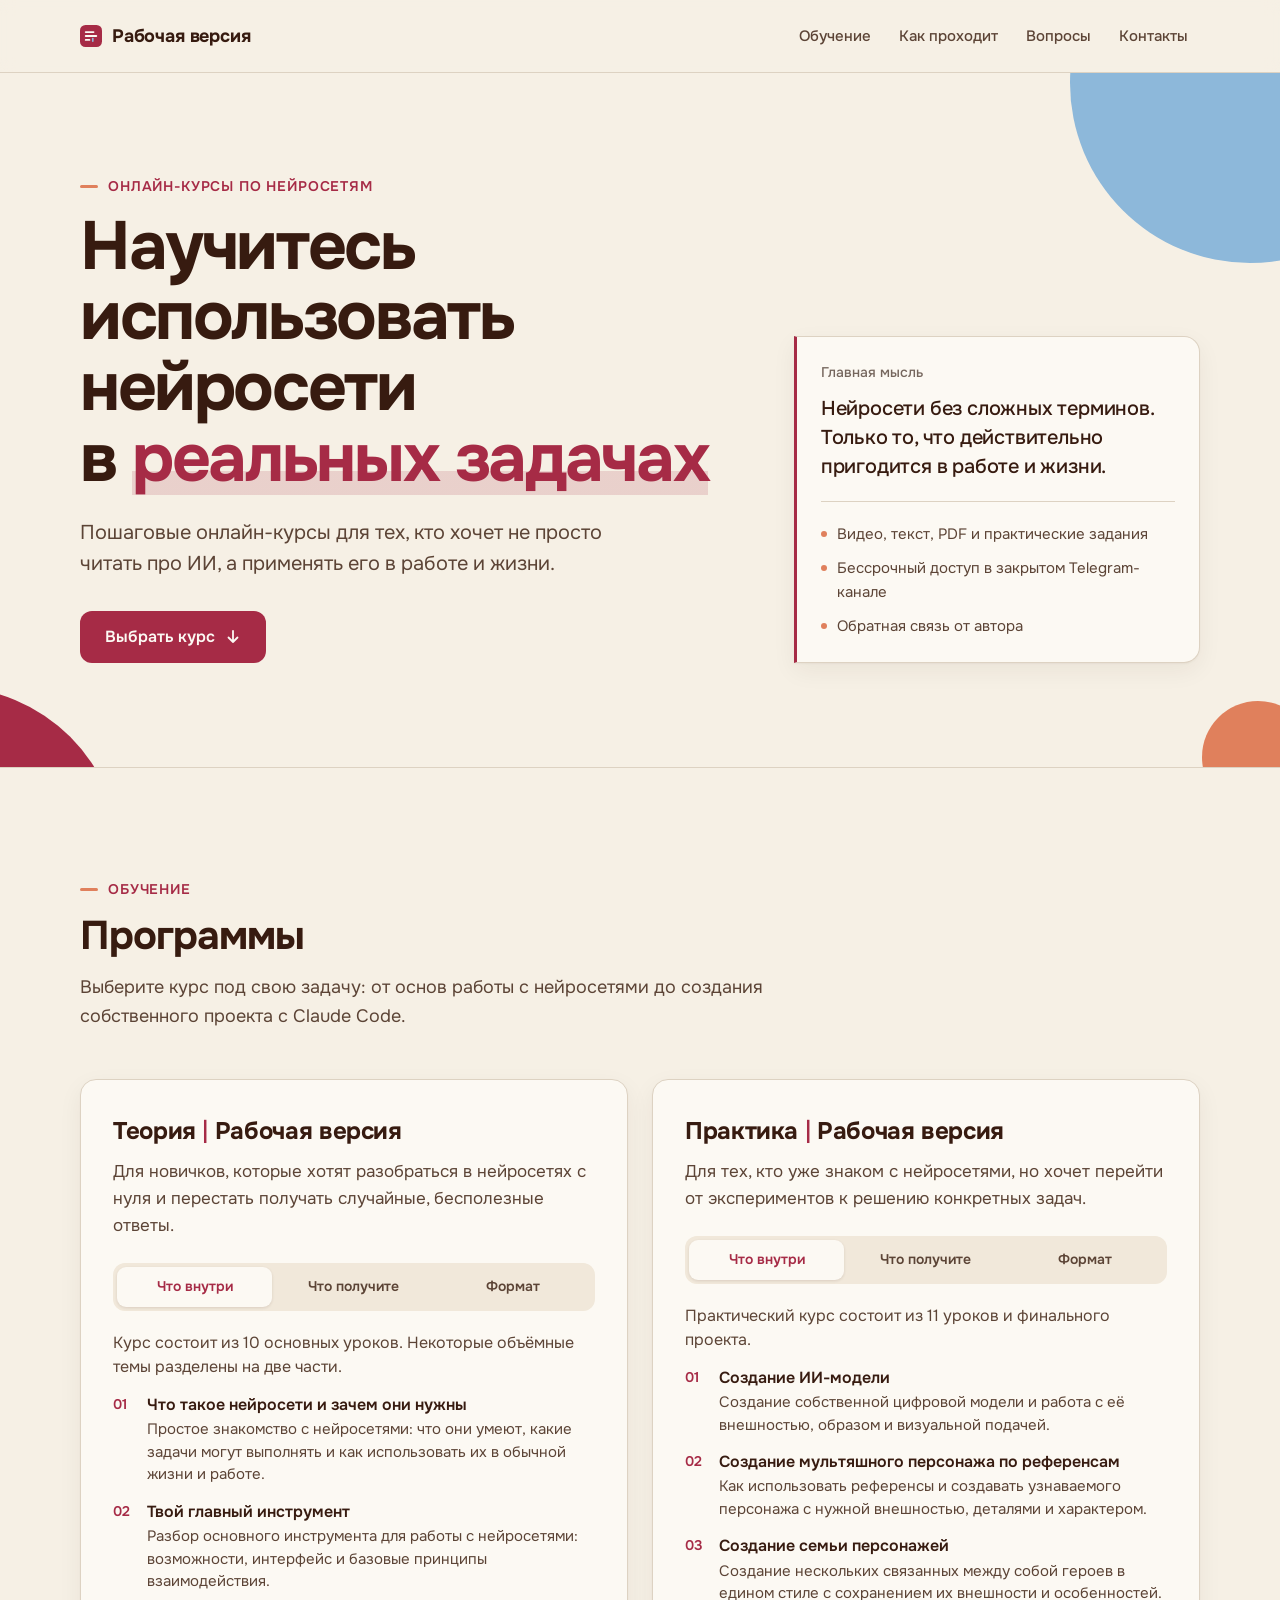
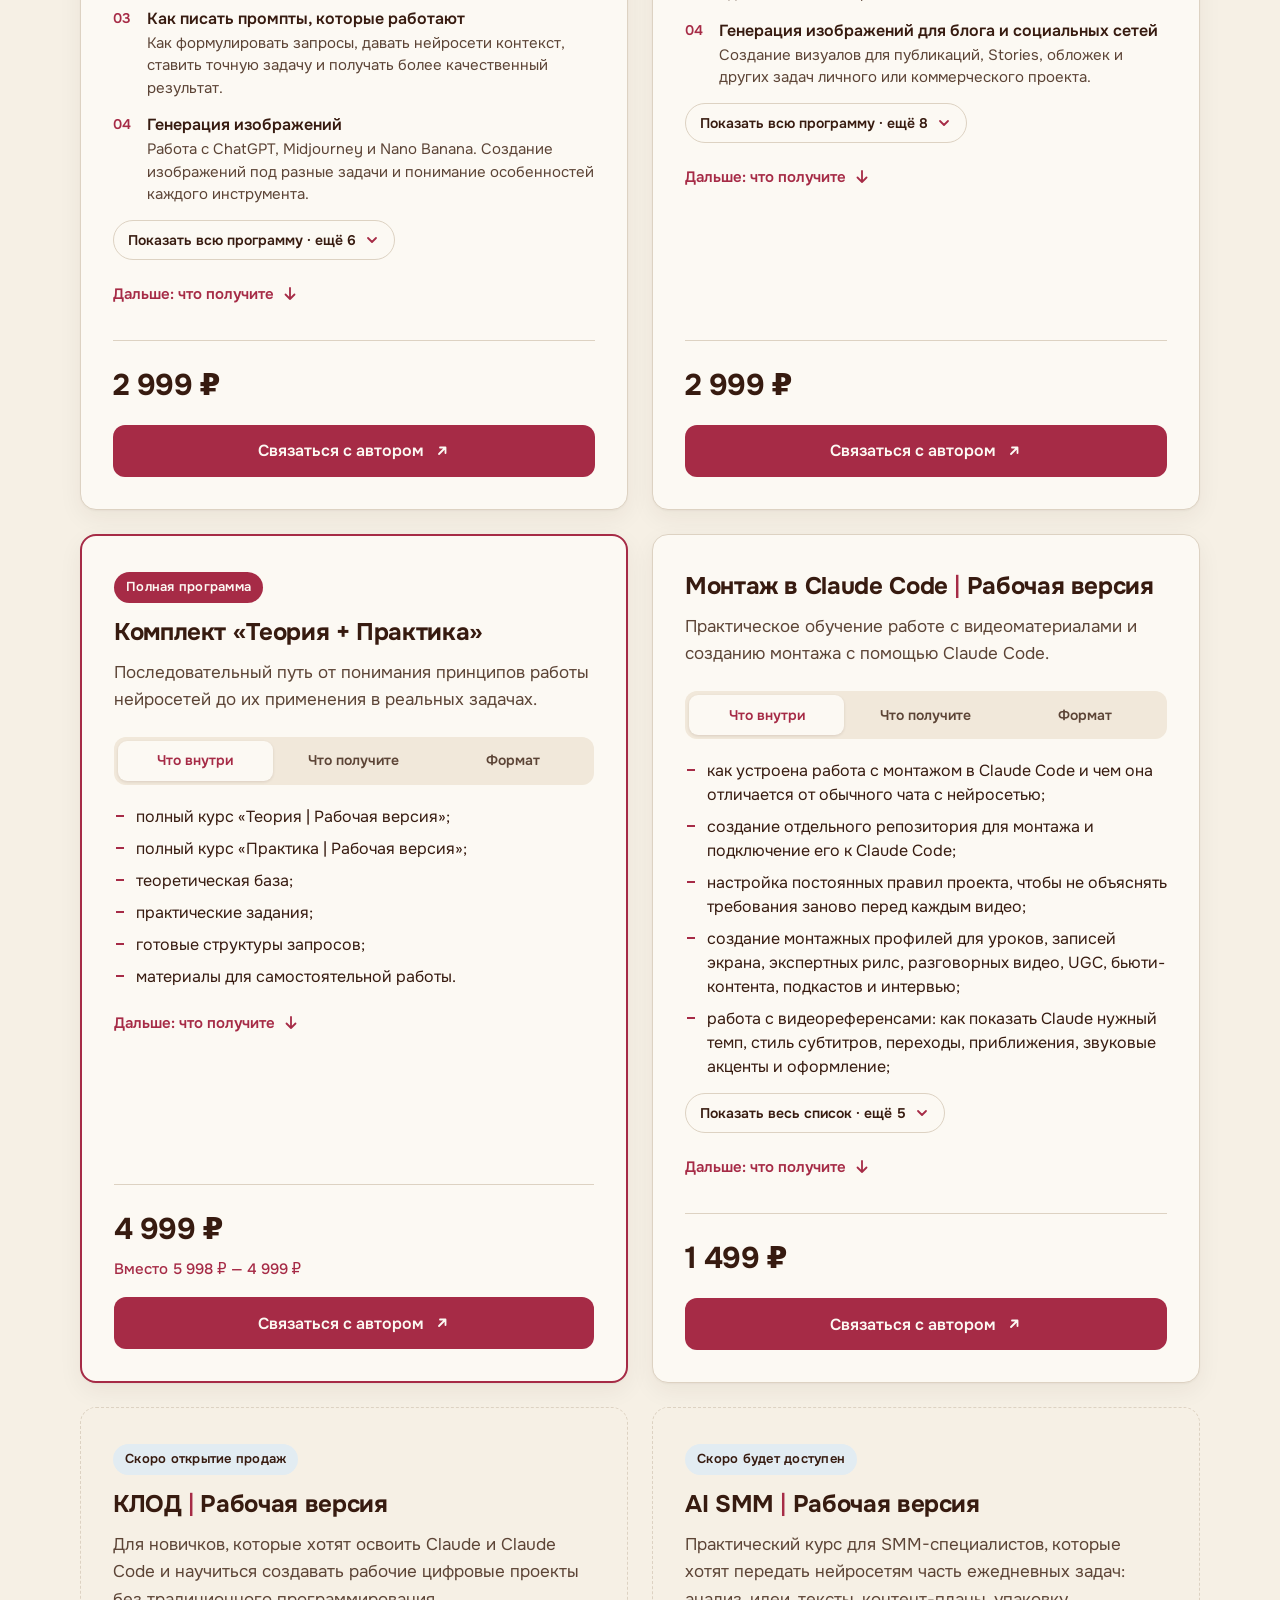
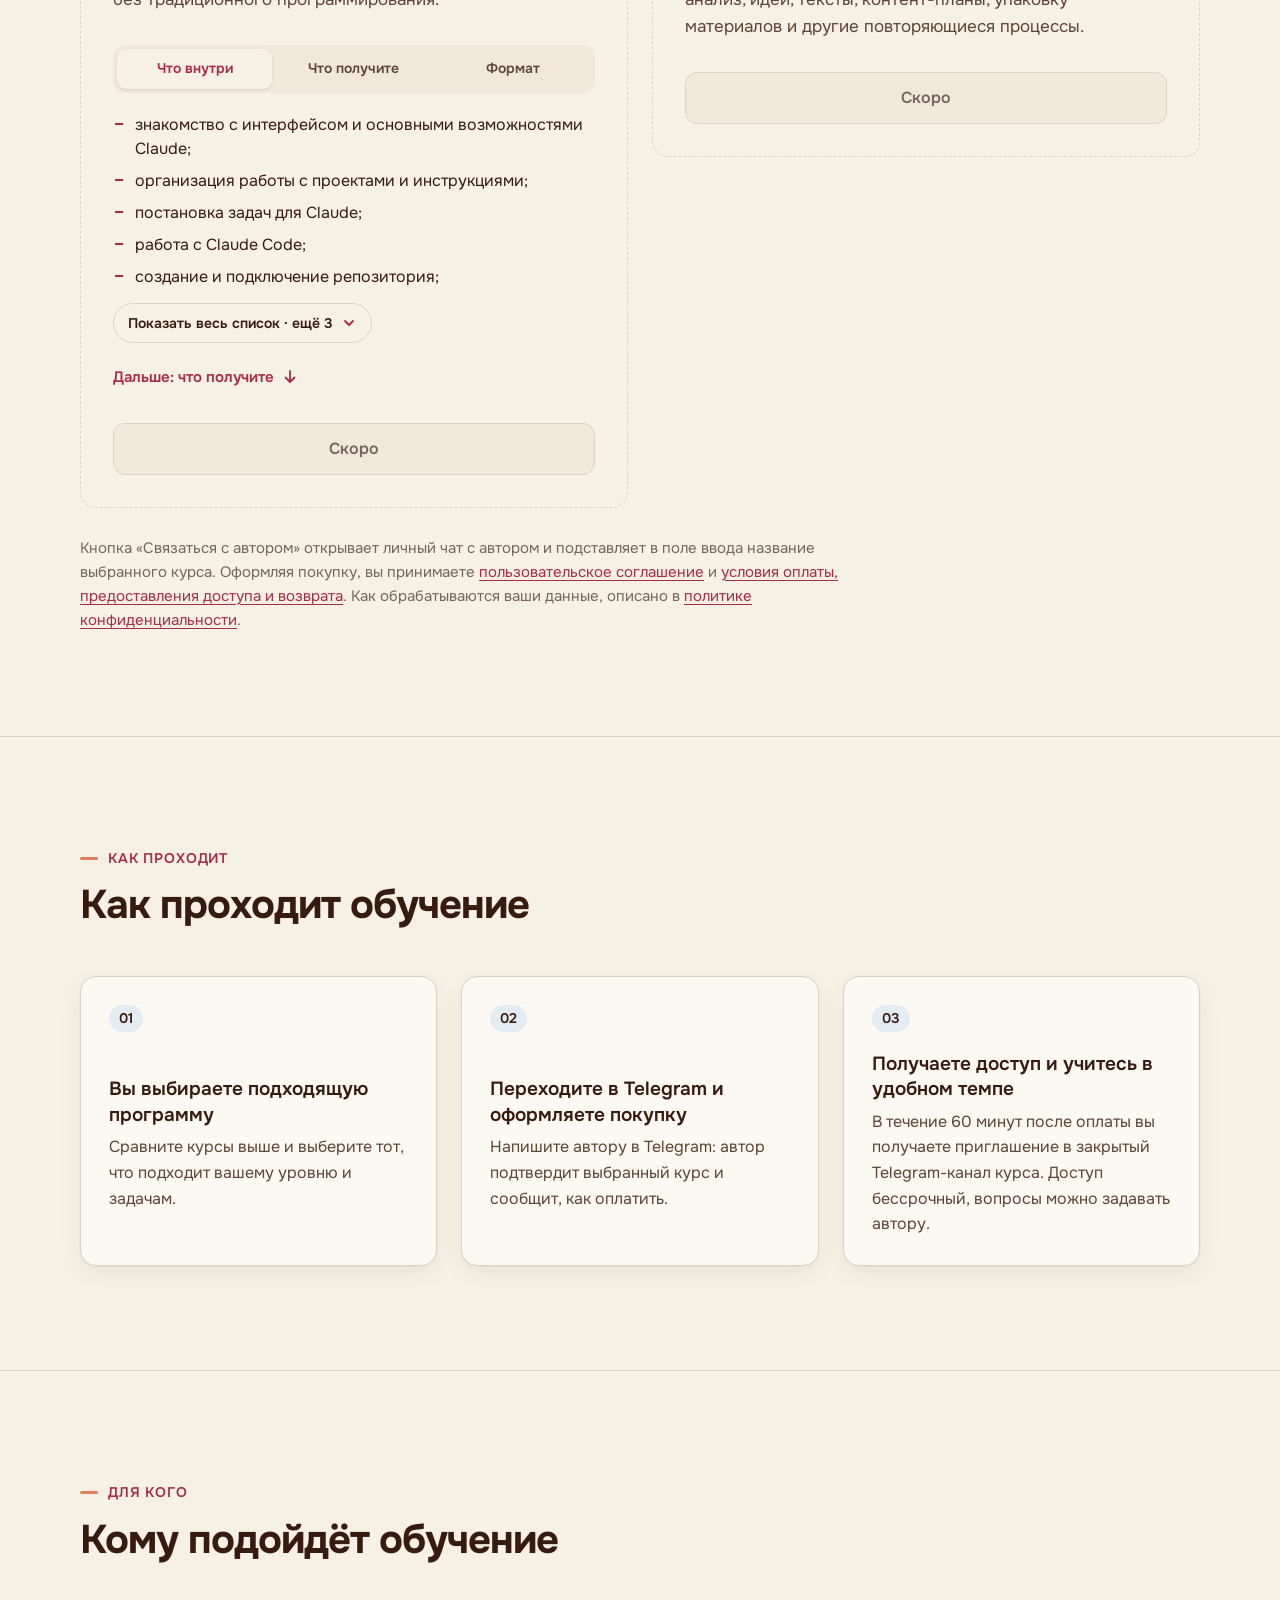
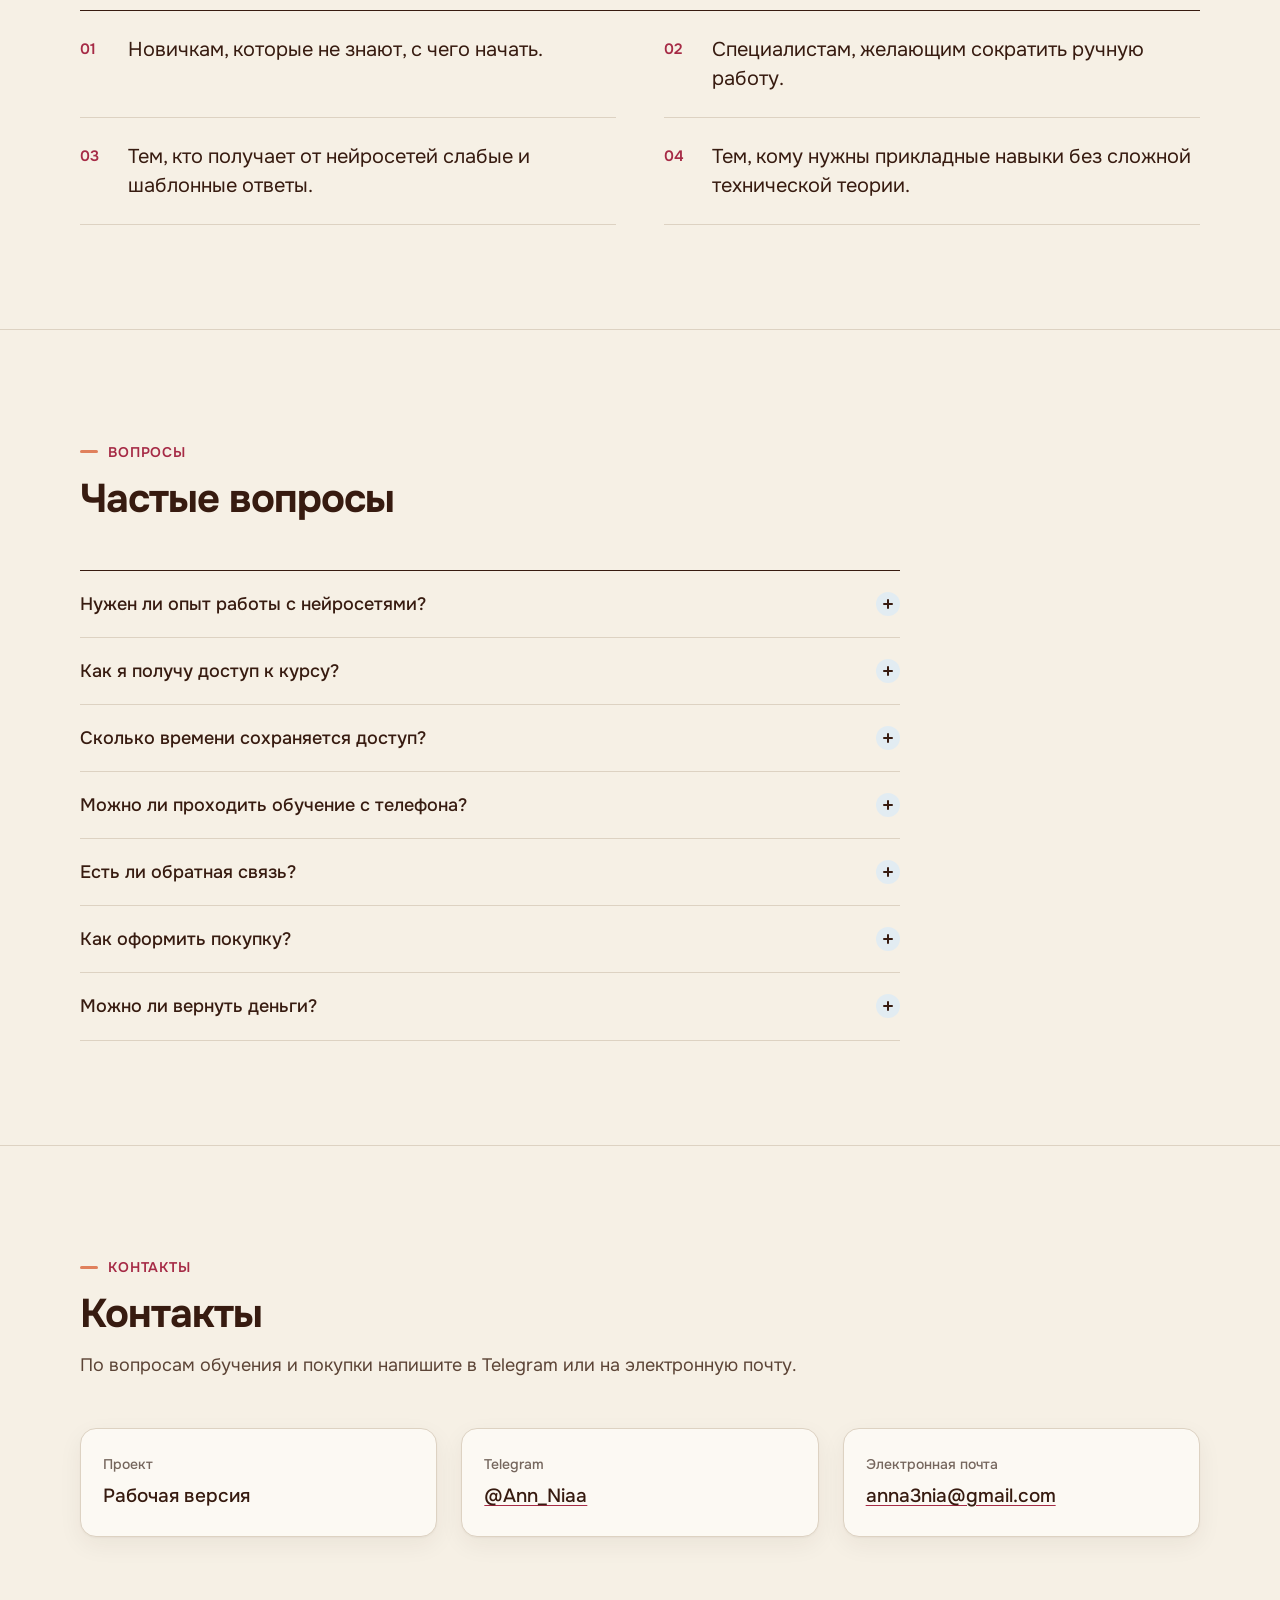
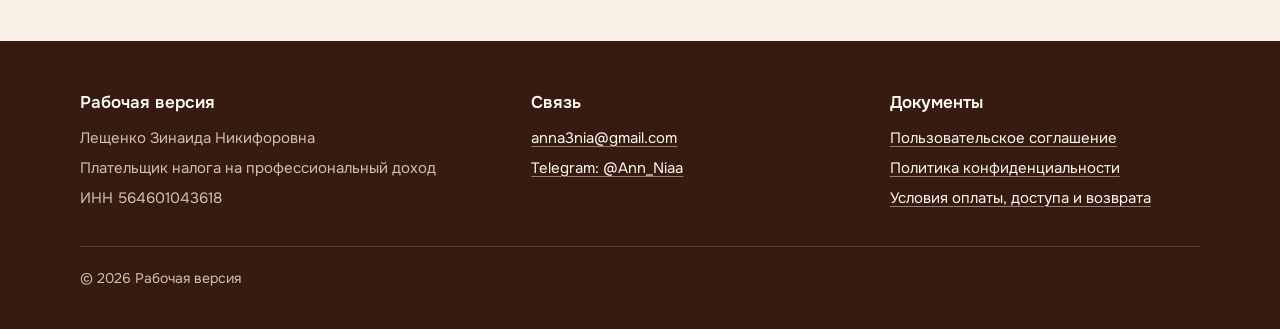
<file: index.html>
<!doctype html>
<html lang="ru">
<head>
  <meta charset="utf-8">
  <meta name="viewport" content="width=device-width, initial-scale=1">
  <title>Рабочая версия — онлайн-курсы по нейросетям</title>
  <meta name="description" content="Пошаговые онлайн-курсы по нейросетям для новичков и специалистов: теория, практика и работа с Claude и Claude Code. Материалы в закрытом Telegram-канале, бессрочный доступ, обратная связь от автора.">
  <meta name="theme-color" content="#F6F0E5">
  <meta property="og:type" content="website">
  <meta property="og:locale" content="ru_RU">
  <meta property="og:title" content="Рабочая версия — онлайн-курсы по нейросетям">
  <meta property="og:description" content="Нейросети без сложных терминов. Только то, что действительно пригодится в работе и жизни.">
  <link rel="icon" href="favicon.svg" type="image/svg+xml">
  <link rel="preload" href="assets/fonts/onest-cyrillic-400-normal.woff2" as="font" type="font/woff2" crossorigin>
  <link rel="preload" href="assets/fonts/onest-cyrillic-700-normal.woff2" as="font" type="font/woff2" crossorigin>
  <link rel="stylesheet" href="assets/styles.css">
  <script>document.documentElement.classList.add("js");</script>
</head>
<body>
  <a class="skip-link" href="#main">Перейти к содержанию</a>

  <header class="site-header">
    <div class="container header-inner">
      <a class="logo" href="#top" aria-label="Рабочая версия — в начало страницы">
        <img class="logo-mark" src="favicon.svg" alt="" width="22" height="22">
        Рабочая версия
      </a>
      <button class="nav-toggle" type="button" aria-expanded="false" aria-controls="site-nav" aria-label="Открыть меню">
        <span class="nav-toggle-icon" aria-hidden="true"></span>
        Меню
      </button>
      <nav class="site-nav" id="site-nav" aria-label="Основная навигация">
        <ul>
          <li><a href="#courses">Обучение</a></li>
          <li><a href="#how">Как проходит</a></li>
          <li><a href="#faq">Вопросы</a></li>
          <li><a href="#contacts">Контакты</a></li>
        </ul>
      </nav>
    </div>
  </header>

  <main id="main">
    <section class="hero" id="top" aria-labelledby="hero-title">
      <span class="hero-shape hero-shape--secondary" aria-hidden="true"></span>
      <span class="hero-shape hero-shape--primary" aria-hidden="true"></span>
      <span class="hero-shape hero-shape--coral" aria-hidden="true"></span>
      <div class="container hero-grid">
        <div>
          <p class="eyebrow hero-in" style="--step: 0">Онлайн-курсы по нейросетям</p>
          <h1 id="hero-title" class="hero-in" style="--step: 1">Научитесь использовать нейросети в&nbsp;<span class="accent">реальных задачах</span></h1>
          <p class="hero-sub hero-in" style="--step: 2">Пошаговые онлайн-курсы для тех, кто хочет не просто читать про ИИ, а применять его в работе и жизни.</p>
          <div class="hero-actions hero-in" style="--step: 3">
            <a class="btn btn-primary" href="#courses">
              Выбрать курс
              <svg class="btn-arrow" viewBox="0 0 16 16" fill="none" aria-hidden="true"><path d="M8 2v11M3.5 8.5 8 13l4.5-4.5" stroke="currentColor" stroke-width="1.8" stroke-linecap="round" stroke-linejoin="round"/></svg>
            </a>
          </div>
        </div>
        <aside class="hero-note hero-in" style="--step: 4" aria-label="Главная мысль проекта">
          <p class="hero-note-label">Главная мысль</p>
          <p class="hero-note-text">Нейросети без сложных терминов. Только то, что действительно пригодится в&nbsp;работе и&nbsp;жизни.</p>
          <ul class="hero-note-list">
            <li>Видео, текст, PDF и практические задания</li>
            <li>Бессрочный доступ в закрытом Telegram-канале</li>
            <li>Обратная связь от автора</li>
          </ul>
        </aside>
      </div>
    </section>

    <section class="section" id="courses" aria-labelledby="courses-title">
      <div class="container">
        <div class="section-head">
          <p class="eyebrow">Обучение</p>
          <h2 id="courses-title">Программы</h2>
          <p class="section-lead">Выберите курс под свою задачу: от основ работы с нейросетями до создания собственного проекта с Claude Code.</p>
        </div>

        <div class="courses-grid">
          <!-- Теория -->
          <article class="course" aria-labelledby="c-theory">
            <h3 class="course-title" id="c-theory">Теория <span class="sep">|</span> Рабочая версия</h3>
            <p class="course-for">Для новичков, которые хотят разобраться в нейросетях с нуля и перестать получать случайные, бесполезные ответы.</p>

            <div class="course-block">
              <h4>Что внутри</h4>
              <p class="course-block-lead">Курс состоит из 10 основных уроков. Некоторые объёмные темы разделены на две части.</p>
              <ol class="lesson-list">
                <li>
                  <p class="lesson-title">Что такое нейросети и зачем они нужны</p>
                  <p class="lesson-text">Простое знакомство с нейросетями: что они умеют, какие задачи могут выполнять и как использовать их в обычной жизни и работе.</p>
                </li>
                <li>
                  <p class="lesson-title">Твой главный инструмент</p>
                  <p class="lesson-text">Разбор основного инструмента для работы с нейросетями: возможности, интерфейс и базовые принципы взаимодействия.</p>
                </li>
                <li>
                  <p class="lesson-title">Как писать промпты, которые работают</p>
                  <p class="lesson-text">Как формулировать запросы, давать нейросети контекст, ставить точную задачу и получать более качественный результат.</p>
                </li>
                <li>
                  <p class="lesson-title">Генерация изображений</p>
                  <p class="lesson-text">Работа с ChatGPT, Midjourney и Nano Banana. Создание изображений под разные задачи и понимание особенностей каждого инструмента.</p>
                </li>
                <li>
                  <p class="lesson-title">Генерация видео и голоса</p>
                  <p class="lesson-text">Знакомство с инструментами для создания видео, анимации, озвучки и работы с голосом.</p>
                </li>
                <li>
                  <p class="lesson-title">Автоматизация рутины</p>
                  <p class="lesson-text">Как передавать нейросетям повторяющиеся и монотонные задачи, экономить время и упрощать ежедневную работу. Урок состоит из двух частей.</p>
                </li>
                <li>
                  <p class="lesson-title">Нейросети для бизнеса и заработка</p>
                  <p class="lesson-text">Как использовать нейросети в работе, собственных проектах, услугах и поиске новых способов заработка. Урок состоит из двух частей.</p>
                </li>
                <li>
                  <p class="lesson-title">Нейросети для социальных сетей</p>
                  <p class="lesson-text">Как применять нейросети для создания идей, текстов, визуалов и другого контента для социальных сетей. Урок состоит из двух частей.</p>
                </li>
                <li>
                  <p class="lesson-title">Безопасность и честность</p>
                  <p class="lesson-text">Как безопасно работать с нейросетями, какие данные нельзя передавать, как проверять информацию и где проходит граница между помощью ИИ и введением аудитории в заблуждение. Урок состоит из двух частей.</p>
                </li>
                <li>
                  <p class="lesson-title">Твой план на 30 дней</p>
                  <p class="lesson-text">Как превратить полученные знания в практику и составить понятный план работы с нейросетями на ближайший месяц. Урок состоит из двух частей.</p>
                </li>
              </ol>
            </div>

            <div class="course-block">
              <h4>Что вы получите</h4>
              <ul class="check-list">
                <li>понятное представление о нейросетях без сложных технических терминов;</li>
                <li>навык ставить нейросети точные задачи и писать запросы, которые дают более качественный результат;</li>
                <li>умение создавать тексты, идеи, изображения, видео и озвучку с помощью ИИ;</li>
                <li>понимание, какой инструмент выбрать для конкретной задачи;</li>
                <li>способы автоматизировать часть повседневной и рабочей рутины;</li>
                <li>идеи применения нейросетей в работе, бизнесе, контенте и собственных проектах;</li>
                <li>навык использовать ИИ для социальных сетей: от поиска идеи до подготовки текста и визуала;</li>
                <li>правила безопасной и честной работы с нейросетями;</li>
                <li>готовый план действий на 30 дней, который поможет не остановиться на теории и начать применять знания на практике;</li>
                <li>базу, после которой будет проще осваивать Claude, Claude Code и другие инструменты для более сложных задач.</li>
              </ul>
            </div>

            <div class="course-block">
              <h4>Формат обучения</h4>
              <dl class="course-format">
                <div><dt>Объём:</dt><dd>10 уроков, некоторые темы — в двух частях</dd></div>
                <div><dt>Где:</dt><dd>закрытый Telegram-канал</dd></div>
                <div><dt>Материалы:</dt><dd>видео, текст, PDF, задания</dd></div>
                <div><dt>Доступ:</dt><dd>бессрочный, открывается в течение 60 минут после оплаты</dd></div>
                <div><dt>Обратная связь:</dt><dd>от автора в канале и в личных сообщениях</dd></div>
              </dl>
            </div>

            <div class="course-buy">
              <div class="course-buy-inner">
                <p class="price"><span class="price-value">2&nbsp;999&nbsp;₽</span></p>
                <a class="btn btn-primary" href="https://t.me/Ann_Niaa?text=%D0%97%D0%B4%D1%80%D0%B0%D0%B2%D1%81%D1%82%D0%B2%D1%83%D0%B9%D1%82%D0%B5%21%20%D0%A5%D0%BE%D1%87%D1%83%20%D0%BE%D1%84%D0%BE%D1%80%D0%BC%D0%B8%D1%82%D1%8C%20%D0%BA%D1%83%D1%80%D1%81%20%C2%AB%D0%A2%D0%B5%D0%BE%D1%80%D0%B8%D1%8F%20%7C%20%D0%A0%D0%B0%D0%B1%D0%BE%D1%87%D0%B0%D1%8F%20%D0%B2%D0%B5%D1%80%D1%81%D0%B8%D1%8F%C2%BB%20%D0%B7%D0%B0%202%20999%20%E2%82%BD." target="_blank" rel="noopener noreferrer" aria-label="Связаться с автором в Telegram: курс «Теория | Рабочая версия» (откроется в новой вкладке)">
                  Связаться с автором
                  <svg class="btn-arrow" viewBox="0 0 16 16" fill="none" aria-hidden="true"><path d="M5 11 11 5M6 4.5h5.5V10" stroke="currentColor" stroke-width="1.8" stroke-linecap="round" stroke-linejoin="round"/></svg>
                </a>
              </div>
            </div>
          </article>

          <!-- Практика -->
          <article class="course" aria-labelledby="c-practice">
            <h3 class="course-title" id="c-practice">Практика <span class="sep">|</span> Рабочая версия</h3>
            <p class="course-for">Для тех, кто уже знаком с нейросетями, но хочет перейти от экспериментов к решению конкретных задач.</p>

            <div class="course-block">
              <h4>Что внутри</h4>
              <p class="course-block-lead">Практический курс состоит из 11 уроков и финального проекта.</p>
              <ol class="lesson-list">
                <li>
                  <p class="lesson-title">Создание ИИ-модели</p>
                  <p class="lesson-text">Создание собственной цифровой модели и работа с её внешностью, образом и визуальной подачей.</p>
                </li>
                <li>
                  <p class="lesson-title">Создание мультяшного персонажа по референсам</p>
                  <p class="lesson-text">Как использовать референсы и создавать узнаваемого персонажа с нужной внешностью, деталями и характером.</p>
                </li>
                <li>
                  <p class="lesson-title">Создание семьи персонажей</p>
                  <p class="lesson-text">Создание нескольких связанных между собой героев в едином стиле с сохранением их внешности и особенностей.</p>
                </li>
                <li>
                  <p class="lesson-title">Генерация изображений для блога и социальных сетей</p>
                  <p class="lesson-text">Создание визуалов для публикаций, Stories, обложек и других задач личного или коммерческого проекта.</p>
                </li>
                <li>
                  <p class="lesson-title">Fashion-фотосессия</p>
                  <p class="lesson-text">Создание стилизованной ИИ-фотосессии с продуманными образами, позами, светом и атмосферой.</p>
                </li>
                <li>
                  <p class="lesson-title">Замена одежды и локаций</p>
                  <p class="lesson-text">Как менять одежду, фон и место действия, сохраняя внешность человека и целостность изображения.</p>
                </li>
                <li>
                  <p class="lesson-title">Оживление изображений</p>
                  <p class="lesson-text">Создание движения из статичной картинки: мимика, жесты, движение камеры и естественная анимация.</p>
                </li>
                <li>
                  <p class="lesson-title">Кинематографичные сцены</p>
                  <p class="lesson-text">Создание атмосферных видеосцен с продуманной композицией, светом, движением и настроением.</p>
                </li>
                <li>
                  <p class="lesson-title">Создание мультфильма</p>
                  <p class="lesson-text">Пошаговая сборка мультфильма: персонажи, сцены, последовательность кадров и единый визуальный стиль.</p>
                </li>
                <li>
                  <p class="lesson-title">Озвучка персонажей</p>
                  <p class="lesson-text">Создание и подбор голосов, работа с репликами и подготовка озвучки для персонажей.</p>
                </li>
                <li>
                  <p class="lesson-title">Создание песен</p>
                  <p class="lesson-text">Генерация песни: идея, текст, музыкальное направление, голос и итоговая композиция.</p>
                </li>
                <li class="lesson-final">
                  <p class="lesson-title">Финальный проект</p>
                  <p class="lesson-text">Итоговая практическая работа, в которой ученик применяет освоенные инструменты и собирает собственный законченный проект.</p>
                </li>
              </ol>
            </div>

            <div class="course-block">
              <h4>Что вы получите</h4>
              <ul class="check-list">
                <li>собственную ИИ-модель, которую можно использовать в дальнейших визуальных проектах;</li>
                <li>навык создавать узнаваемых персонажей по референсам;</li>
                <li>умение сохранять внешность и единый стиль героев в разных изображениях и сценах;</li>
                <li>готовые изображения для блога, социальных сетей и рабочих проектов;</li>
                <li>навык создавать ИИ-фотосессии без традиционной съёмки;</li>
                <li>умение менять одежду, образы и локации на готовых изображениях;</li>
                <li>навык превращать статичные изображения в видео;</li>
                <li>понимание принципов создания кинематографичных сцен;</li>
                <li>собственный мультфильм с персонажами, сценами и озвучкой;</li>
                <li>навык создавать голоса и озвучивать персонажей;</li>
                <li>опыт создания собственной песни с помощью нейросетей;</li>
                <li>финальный проект, объединяющий полученные практические навыки;</li>
                <li>рабочую базу для создания личного контента, клиентских проектов и визуальных материалов для социальных сетей.</li>
              </ul>
            </div>

            <div class="course-block">
              <h4>Формат обучения</h4>
              <dl class="course-format">
                <div><dt>Объём:</dt><dd>11 уроков и финальный проект</dd></div>
                <div><dt>Где:</dt><dd>закрытый Telegram-канал</dd></div>
                <div><dt>Материалы:</dt><dd>видео, текст, PDF, задания</dd></div>
                <div><dt>Доступ:</dt><dd>бессрочный, открывается в течение 60 минут после оплаты</dd></div>
                <div><dt>Обратная связь:</dt><dd>от автора в канале и в личных сообщениях</dd></div>
              </dl>
            </div>

            <div class="course-buy">
              <div class="course-buy-inner">
                <p class="price"><span class="price-value">2&nbsp;999&nbsp;₽</span></p>
                <a class="btn btn-primary" href="https://t.me/Ann_Niaa?text=%D0%97%D0%B4%D1%80%D0%B0%D0%B2%D1%81%D1%82%D0%B2%D1%83%D0%B9%D1%82%D0%B5%21%20%D0%A5%D0%BE%D1%87%D1%83%20%D0%BE%D1%84%D0%BE%D1%80%D0%BC%D0%B8%D1%82%D1%8C%20%D0%BA%D1%83%D1%80%D1%81%20%C2%AB%D0%9F%D1%80%D0%B0%D0%BA%D1%82%D0%B8%D0%BA%D0%B0%20%7C%20%D0%A0%D0%B0%D0%B1%D0%BE%D1%87%D0%B0%D1%8F%20%D0%B2%D0%B5%D1%80%D1%81%D0%B8%D1%8F%C2%BB%20%D0%B7%D0%B0%202%20999%20%E2%82%BD." target="_blank" rel="noopener noreferrer" aria-label="Связаться с автором в Telegram: курс «Практика | Рабочая версия» (откроется в новой вкладке)">
                  Связаться с автором
                  <svg class="btn-arrow" viewBox="0 0 16 16" fill="none" aria-hidden="true"><path d="M5 11 11 5M6 4.5h5.5V10" stroke="currentColor" stroke-width="1.8" stroke-linecap="round" stroke-linejoin="round"/></svg>
                </a>
              </div>
            </div>
          </article>

          <!-- Комплект -->
          <article class="course course--featured" aria-labelledby="c-bundle">
            <span class="badge">Полная программа</span>
            <h3 class="course-title" id="c-bundle">Комплект «Теория + Практика»</h3>
            <p class="course-for">Последовательный путь от понимания принципов работы нейросетей до их применения в реальных задачах.</p>

            <div class="course-block">
              <h4>Что внутри</h4>
              <ul class="check-list">
                <li>полный курс «Теория | Рабочая версия»;</li>
                <li>полный курс «Практика | Рабочая версия»;</li>
                <li>теоретическая база;</li>
                <li>практические задания;</li>
                <li>готовые структуры запросов;</li>
                <li>материалы для самостоятельной работы.</li>
              </ul>
            </div>

            <div class="course-block">
              <h4>Что вы получите</h4>
              <ul class="check-list">
                <li>целостное понимание работы с нейросетями;</li>
                <li>уверенный переход от простых запросов к рабочим сценариям;</li>
                <li>навыки решения текстовых, организационных и профессиональных задач;</li>
                <li>возможность собрать собственную систему работы с ИИ.</li>
              </ul>
            </div>

            <div class="course-block">
              <h4>Формат обучения</h4>
              <dl class="course-format">
                <div><dt>Где:</dt><dd>закрытый Telegram-канал</dd></div>
                <div><dt>Материалы:</dt><dd>видео, текст, PDF, задания</dd></div>
                <div><dt>Доступ:</dt><dd>бессрочный, открывается в течение 60 минут после оплаты</dd></div>
                <div><dt>Обратная связь:</dt><dd>от автора в канале и в личных сообщениях</dd></div>
              </dl>
            </div>

            <div class="course-buy">
              <div class="course-buy-inner">
                <p class="price">
                  <span class="price-value">4&nbsp;999&nbsp;₽</span>
                  <span class="price-note">Вместо 5&nbsp;998&nbsp;₽ — 4&nbsp;999&nbsp;₽</span>
                </p>
                <a class="btn btn-primary" href="https://t.me/Ann_Niaa?text=%D0%97%D0%B4%D1%80%D0%B0%D0%B2%D1%81%D1%82%D0%B2%D1%83%D0%B9%D1%82%D0%B5%21%20%D0%A5%D0%BE%D1%87%D1%83%20%D0%BE%D1%84%D0%BE%D1%80%D0%BC%D0%B8%D1%82%D1%8C%20%D0%BA%D0%BE%D0%BC%D0%BF%D0%BB%D0%B5%D0%BA%D1%82%20%C2%AB%D0%A2%D0%B5%D0%BE%D1%80%D0%B8%D1%8F%20%2B%20%D0%9F%D1%80%D0%B0%D0%BA%D1%82%D0%B8%D0%BA%D0%B0%C2%BB%20%D0%B7%D0%B0%204%20999%20%E2%82%BD." target="_blank" rel="noopener noreferrer" aria-label="Связаться с автором в Telegram: комплект «Теория + Практика» (откроется в новой вкладке)">
                  Связаться с автором
                  <svg class="btn-arrow" viewBox="0 0 16 16" fill="none" aria-hidden="true"><path d="M5 11 11 5M6 4.5h5.5V10" stroke="currentColor" stroke-width="1.8" stroke-linecap="round" stroke-linejoin="round"/></svg>
                </a>
              </div>
            </div>
          </article>

          <!-- Монтаж в Claude Code -->
          <article class="course" aria-labelledby="c-video">
            <h3 class="course-title" id="c-video">Монтаж в Claude Code <span class="sep">|</span> Рабочая версия</h3>
            <p class="course-for">Практическое обучение работе с видеоматериалами и созданию монтажа с помощью Claude Code.</p>

            <div class="course-block">
              <h4>Что внутри</h4>
              <ul class="check-list">
                <li>как устроена работа с монтажом в Claude Code и чем она отличается от обычного чата с нейросетью;</li>
                <li>создание отдельного репозитория для монтажа и подключение его к Claude Code;</li>
                <li>настройка постоянных правил проекта, чтобы не объяснять требования заново перед каждым видео;</li>
                <li>создание монтажных профилей для уроков, записей экрана, экспертных рилс, разговорных видео, UGC, бьюти-контента, подкастов и интервью;</li>
                <li>работа с видеореференсами: как показать Claude нужный темп, стиль субтитров, переходы, приближения, звуковые акценты и оформление;</li>
                <li>подготовка исходников и постановка понятной задачи на монтаж;</li>
                <li>создание монтажного плана с правильной последовательностью кадров и тайм-кодами;</li>
                <li>работа через тестовый фрагмент до запуска полного рендера;</li>
                <li>настройка проверки качества: кадрирование, чёрные поля, звук, субтитры, разрешение, итоговый формат;</li>
                <li>готовые промпты, шаблоны заданий и инструкции для разных видов видео.</li>
              </ul>
            </div>

            <div class="course-block">
              <h4>Что вы получите</h4>
              <ul class="check-list">
                <li>собственную настроенную систему монтажа в Claude Code;</li>
                <li>репозиторий, в котором хранятся ваши постоянные требования, монтажные профили, референсы и шаблоны;</li>
                <li>шесть готовых инструкций для разных направлений монтажа;</li>
                <li>понятный порядок работы от загрузки исходников до проверки готового видео;</li>
                <li>шаблон задания, который можно использовать для каждого нового ролика;</li>
                <li>систему работы с референсами, позволяющую объяснять желаемый стиль на конкретных примерах;</li>
                <li>возможность собирать обучающие уроки, записи экрана, рилс, товарные ролики, бьюти-видео, интервью и короткие нарезки;</li>
                <li>навык ставить Claude Code точные задачи и получать управляемый результат вместо случайного автоматического монтажа;</li>
                <li>рабочую основу, которую можно адаптировать под собственные проекты и задачи клиентов.</li>
              </ul>
            </div>

            <div class="course-block">
              <h4>Формат обучения</h4>
              <dl class="course-format">
                <div><dt>Где:</dt><dd>закрытый Telegram-канал</dd></div>
                <div><dt>Материалы:</dt><dd>видео, текст, PDF, задания</dd></div>
                <div><dt>Доступ:</dt><dd>бессрочный, открывается в течение 60 минут после оплаты</dd></div>
                <div><dt>Обратная связь:</dt><dd>от автора в канале и в личных сообщениях</dd></div>
              </dl>
            </div>

            <div class="course-buy">
              <div class="course-buy-inner">
                <p class="price"><span class="price-value">1&nbsp;499&nbsp;₽</span></p>
                <a class="btn btn-primary" href="https://t.me/Ann_Niaa?text=%D0%97%D0%B4%D1%80%D0%B0%D0%B2%D1%81%D1%82%D0%B2%D1%83%D0%B9%D1%82%D0%B5%21%20%D0%A5%D0%BE%D1%87%D1%83%20%D0%BE%D1%84%D0%BE%D1%80%D0%BC%D0%B8%D1%82%D1%8C%20%D0%BA%D1%83%D1%80%D1%81%20%C2%AB%D0%9C%D0%BE%D0%BD%D1%82%D0%B0%D0%B6%20%D0%B2%20Claude%20Code%20%7C%20%D0%A0%D0%B0%D0%B1%D0%BE%D1%87%D0%B0%D1%8F%20%D0%B2%D0%B5%D1%80%D1%81%D0%B8%D1%8F%C2%BB%20%D0%B7%D0%B0%201%20499%20%E2%82%BD." target="_blank" rel="noopener noreferrer" aria-label="Связаться с автором в Telegram: курс «Монтаж в Claude Code | Рабочая версия» (откроется в новой вкладке)">
                  Связаться с автором
                  <svg class="btn-arrow" viewBox="0 0 16 16" fill="none" aria-hidden="true"><path d="M5 11 11 5M6 4.5h5.5V10" stroke="currentColor" stroke-width="1.8" stroke-linecap="round" stroke-linejoin="round"/></svg>
                </a>
              </div>
            </div>
          </article>

          <!-- КЛОД -->
          <article class="course course--soon" aria-labelledby="c-claude">
            <span class="badge badge--muted">Скоро открытие продаж</span>
            <h3 class="course-title" id="c-claude">КЛОД <span class="sep">|</span> Рабочая версия</h3>
            <p class="course-for">Для новичков, которые хотят освоить Claude и Claude Code и научиться создавать рабочие цифровые проекты без традиционного программирования.</p>

            <div class="course-block">
              <h4>Что внутри</h4>
              <ul class="check-list">
                <li>знакомство с интерфейсом и основными возможностями Claude;</li>
                <li>организация работы с проектами и инструкциями;</li>
                <li>постановка задач для Claude;</li>
                <li>работа с Claude Code;</li>
                <li>создание и подключение репозитория;</li>
                <li>внесение правок в проект с помощью обычных текстовых команд;</li>
                <li>пошаговое создание собственного сайта;</li>
                <li>готовые запросы для дальнейшей работы.</li>
              </ul>
            </div>

            <div class="course-block">
              <h4>Что вы получите</h4>
              <ul class="check-list">
                <li>понимание, чем Claude отличается от обычного чат-бота;</li>
                <li>умение ставить ему полноценные рабочие задачи;</li>
                <li>навык взаимодействия с Claude Code;</li>
                <li>собственный готовый проект;</li>
                <li>набор запросов, которые можно применять после обучения;</li>
                <li>базовое понимание работы с репозиториями без технической перегрузки.</li>
              </ul>
            </div>

            <div class="course-block">
              <h4>Формат обучения</h4>
              <dl class="course-format">
                <div><dt>Объём:</dt><dd>10 уроков</dd></div>
                <div><dt>Где:</dt><dd>закрытый Telegram-канал</dd></div>
                <div><dt>Материалы:</dt><dd>видео, текст, PDF, задания</dd></div>
                <div><dt>Доступ:</dt><dd>бессрочный, открывается в течение 60 минут после оплаты</dd></div>
                <div><dt>Обратная связь:</dt><dd>от автора в канале и в личных сообщениях</dd></div>
              </dl>
            </div>

            <div class="course-buy">
              <button class="btn" type="button" disabled>Скоро</button>
            </div>
          </article>

          <article class="course course--soon" aria-labelledby="c-smm">
            <span class="badge badge--muted">Скоро будет доступен</span>
            <h3 class="course-title" id="c-smm">AI SMM <span class="sep">|</span> Рабочая версия</h3>
            <p class="course-for">Практический курс для SMM-специалистов, которые хотят передать нейросетям часть ежедневных задач: анализ, идеи, тексты, контент-планы, упаковку материалов и другие повторяющиеся процессы.</p>
            <div class="course-buy">
              <button class="btn" type="button" disabled>Скоро</button>
            </div>
          </article>
        </div>

        <p class="buy-note">Кнопка «Связаться с автором» открывает личный чат с автором и подставляет в поле ввода название выбранного курса. Оформляя покупку, вы принимаете <a href="agreement.html">пользовательское соглашение</a> и <a href="refund.html">условия оплаты, предоставления доступа и возврата</a>. Как обрабатываются ваши данные, описано в <a href="privacy.html">политике конфиденциальности</a>.</p>
      </div>
    </section>

    <section class="section" id="how" aria-labelledby="how-title">
      <div class="container">
        <div class="section-head">
          <p class="eyebrow">Как проходит</p>
          <h2 id="how-title">Как проходит обучение</h2>
        </div>
        <ol class="steps">
          <li class="step">
            <div>
              <h3>Вы выбираете подходящую программу</h3>
              <p>Сравните курсы выше и выберите тот, что подходит вашему уровню и задачам.</p>
            </div>
          </li>
          <li class="step">
            <div>
              <h3>Переходите в Telegram и оформляете покупку</h3>
              <p>Напишите автору в Telegram: автор подтвердит выбранный курс и сообщит, как оплатить.</p>
            </div>
          </li>
          <li class="step">
            <div>
              <h3>Получаете доступ и учитесь в удобном темпе</h3>
              <p>В течение 60 минут после оплаты вы получаете приглашение в закрытый Telegram-канал курса. Доступ бессрочный, вопросы можно задавать автору.</p>
            </div>
          </li>
        </ol>
      </div>
    </section>

    <section class="section" id="audience" aria-labelledby="audience-title">
      <div class="container">
        <div class="section-head">
          <p class="eyebrow">Для кого</p>
          <h2 id="audience-title">Кому подойдёт обучение</h2>
        </div>
        <ul class="audience">
          <li><span class="audience-num" aria-hidden="true">01</span><span>Новичкам, которые не знают, с чего начать.</span></li>
          <li><span class="audience-num" aria-hidden="true">02</span><span>Специалистам, желающим сократить ручную работу.</span></li>
          <li><span class="audience-num" aria-hidden="true">03</span><span>Тем, кто получает от нейросетей слабые и шаблонные ответы.</span></li>
          <li><span class="audience-num" aria-hidden="true">04</span><span>Тем, кому нужны прикладные навыки без сложной технической теории.</span></li>
        </ul>
      </div>
    </section>

    <section class="section" id="faq" aria-labelledby="faq-title">
      <div class="container">
        <div class="section-head">
          <p class="eyebrow">Вопросы</p>
          <h2 id="faq-title">Частые вопросы</h2>
        </div>
        <div class="faq">
          <details>
            <summary>Нужен ли опыт работы с нейросетями?<span class="faq-icon" aria-hidden="true"></span></summary>
            <div class="faq-answer">
              <p>Нет. Курсы «Теория | Рабочая версия» и «КЛОД | Рабочая версия» рассчитаны на новичков. Курс «Практика | Рабочая версия» подойдёт тем, кто уже знаком с нейросетями. Если вы начинаете с нуля и хотите пройти обе ступени, выберите комплект «Теория + Практика».</p>
            </div>
          </details>
          <details>
            <summary>Как я получу доступ к курсу?<span class="faq-icon" aria-hidden="true"></span></summary>
            <div class="faq-answer">
              <p>В течение 60 минут после оплаты автор отправит вам в Telegram приглашение в закрытый канал курса. Все материалы — видео, текст, PDF и задания — находятся в этом канале.</p>
            </div>
          </details>
          <details>
            <summary>Сколько времени сохраняется доступ?<span class="faq-icon" aria-hidden="true"></span></summary>
            <div class="faq-answer">
              <p>Доступ бессрочный: возвращаться к материалам можно в любое время.</p>
            </div>
          </details>
          <details>
            <summary>Можно ли проходить обучение с телефона?<span class="faq-icon" aria-hidden="true"></span></summary>
            <div class="faq-answer">
              <p>Да. Материалы находятся в Telegram, поэтому их удобно открывать с телефона, планшета или компьютера — везде, где установлен Telegram.</p>
            </div>
          </details>
          <details>
            <summary>Есть ли обратная связь?<span class="faq-icon" aria-hidden="true"></span></summary>
            <div class="faq-answer">
              <p>Да. Вопросы можно задать автору прямо в канале курса или в личных сообщениях в Telegram.</p>
            </div>
          </details>
          <details>
            <summary>Как оформить покупку?<span class="faq-icon" aria-hidden="true"></span></summary>
            <div class="faq-answer">
              <p>Нажмите «Связаться с автором» в карточке нужного курса — откроется чат с автором. Отправьте сообщение, и автор подтвердит заказ и сообщит, как оплатить. После оплаты вы получите чек и приглашение в закрытый канал курса.</p>
            </div>
          </details>
          <details>
            <summary>Можно ли вернуть деньги?<span class="faq-icon" aria-hidden="true"></span></summary>
            <div class="faq-answer">
              <p>Да, до открытия доступа к курсу: деньги возвращаются полностью. После того как доступ к материалам предоставлен, деньги не возвращаются.</p>
              <p>Подробнее — в <a href="refund.html">условиях оплаты, предоставления доступа и возврата</a>.</p>
            </div>
          </details>
        </div>
      </div>
    </section>

    <section class="section" id="contacts" aria-labelledby="contacts-title">
      <div class="container">
        <div class="section-head">
          <p class="eyebrow">Контакты</p>
          <h2 id="contacts-title">Контакты</h2>
          <p class="section-lead">По вопросам обучения и покупки напишите в Telegram или на электронную почту.</p>
        </div>
        <div class="contacts-grid">
          <div class="contact-card">
            <span class="contact-label">Проект</span>
            <span class="contact-value">Рабочая версия</span>
          </div>
          <div class="contact-card">
            <span class="contact-label">Telegram</span>
            <span class="contact-value"><a href="https://t.me/Ann_Niaa" target="_blank" rel="noopener noreferrer">@Ann_Niaa</a></span>
          </div>
          <div class="contact-card">
            <span class="contact-label">Электронная почта</span>
            <span class="contact-value"><a href="mailto:anna3nia@gmail.com">anna3nia@gmail.com</a></span>
          </div>
        </div>
      </div>
    </section>
  </main>

  <footer class="site-footer">
    <div class="container">
      <div class="footer-grid">
        <div>
          <p class="footer-title">Рабочая версия</p>
          <ul class="footer-list">
            <li>Лещенко Зинаида Никифоровна</li>
            <li>Плательщик налога на профессиональный доход</li>
            <li>ИНН 564601043618</li>
          </ul>
        </div>
        <div>
          <p class="footer-title">Связь</p>
          <ul class="footer-list">
            <li><a href="mailto:anna3nia@gmail.com">anna3nia@gmail.com</a></li>
            <li><a href="https://t.me/Ann_Niaa" target="_blank" rel="noopener noreferrer">Telegram: @Ann_Niaa</a></li>
          </ul>
        </div>
        <div>
          <p class="footer-title">Документы</p>
          <ul class="footer-list">
            <li><a href="agreement.html">Пользовательское соглашение</a></li>
            <li><a href="privacy.html">Политика конфиденциальности</a></li>
            <li><a href="refund.html">Условия оплаты, доступа и возврата</a></li>
          </ul>
        </div>
      </div>
      <p class="footer-bottom">© <span data-year>2026</span> Рабочая версия</p>
    </div>
  </footer>

  <script src="assets/main.js" defer></script>
</body>
</html>
</file>
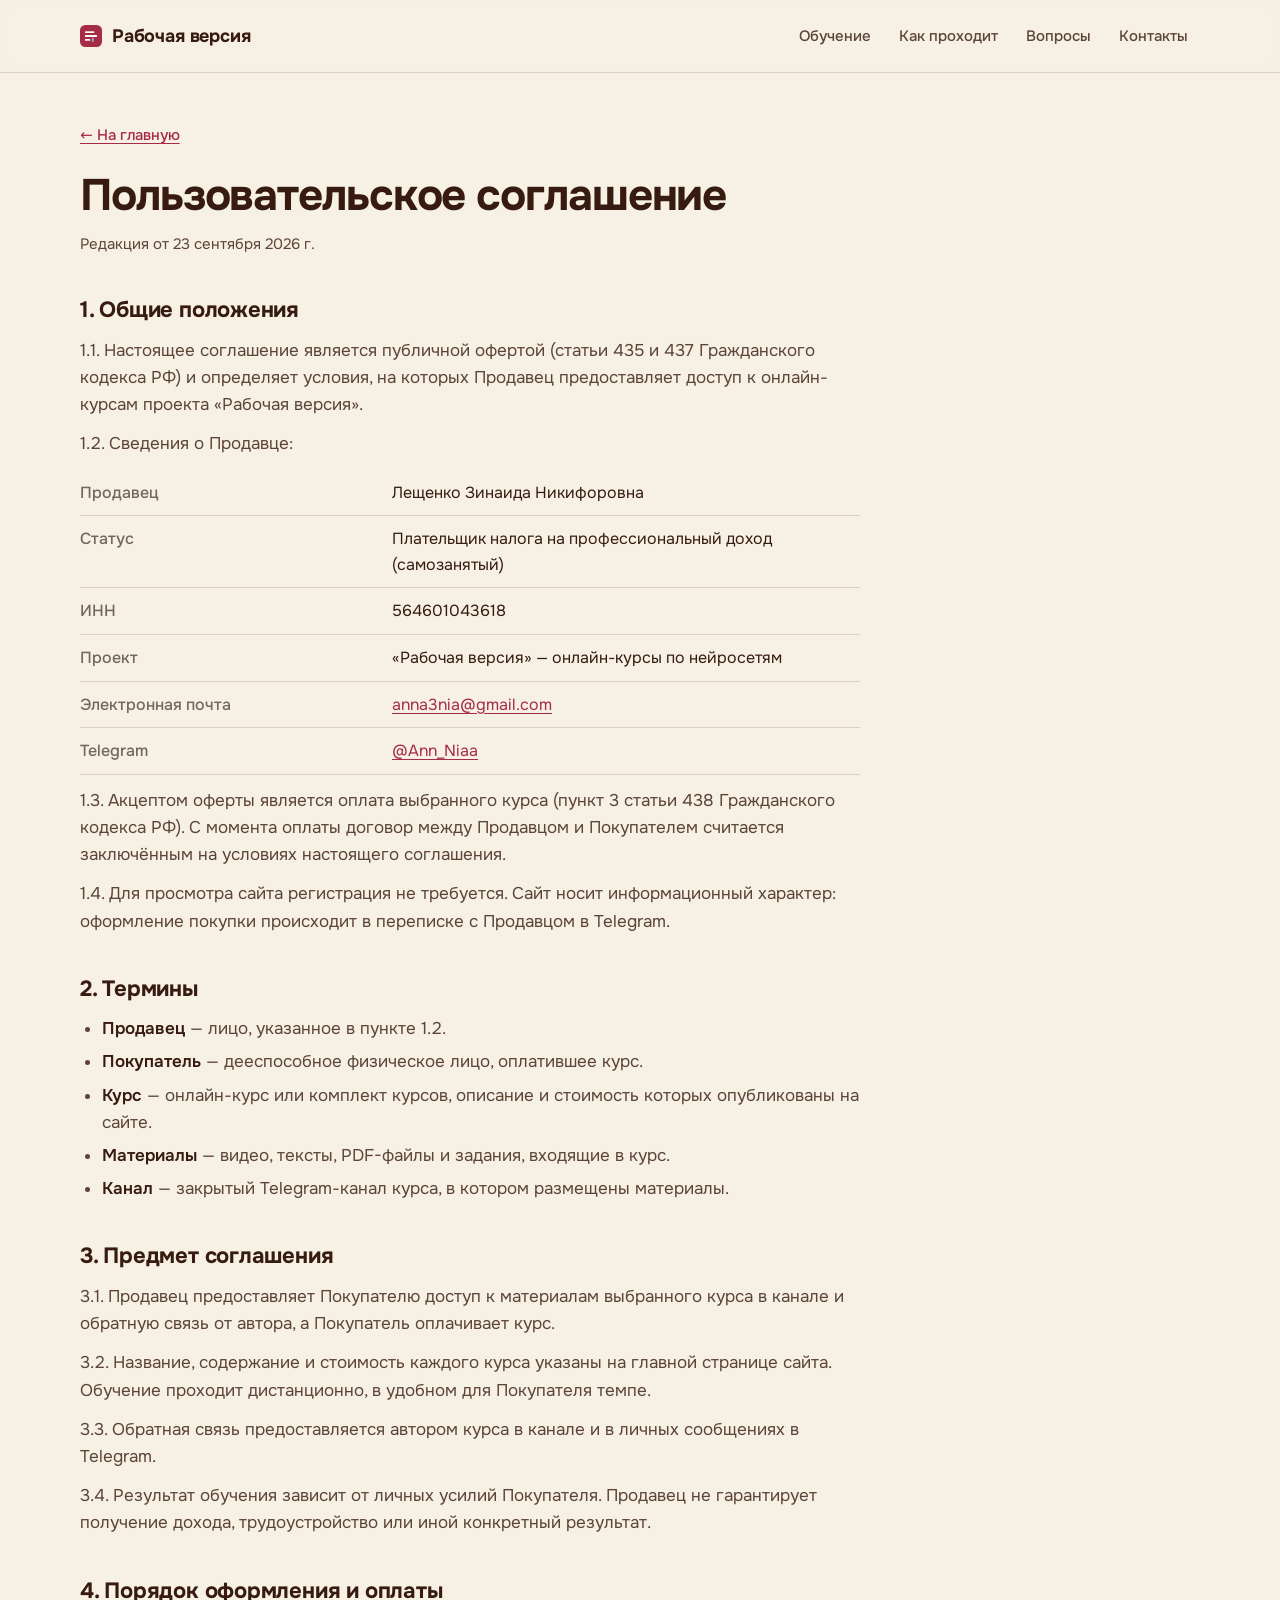
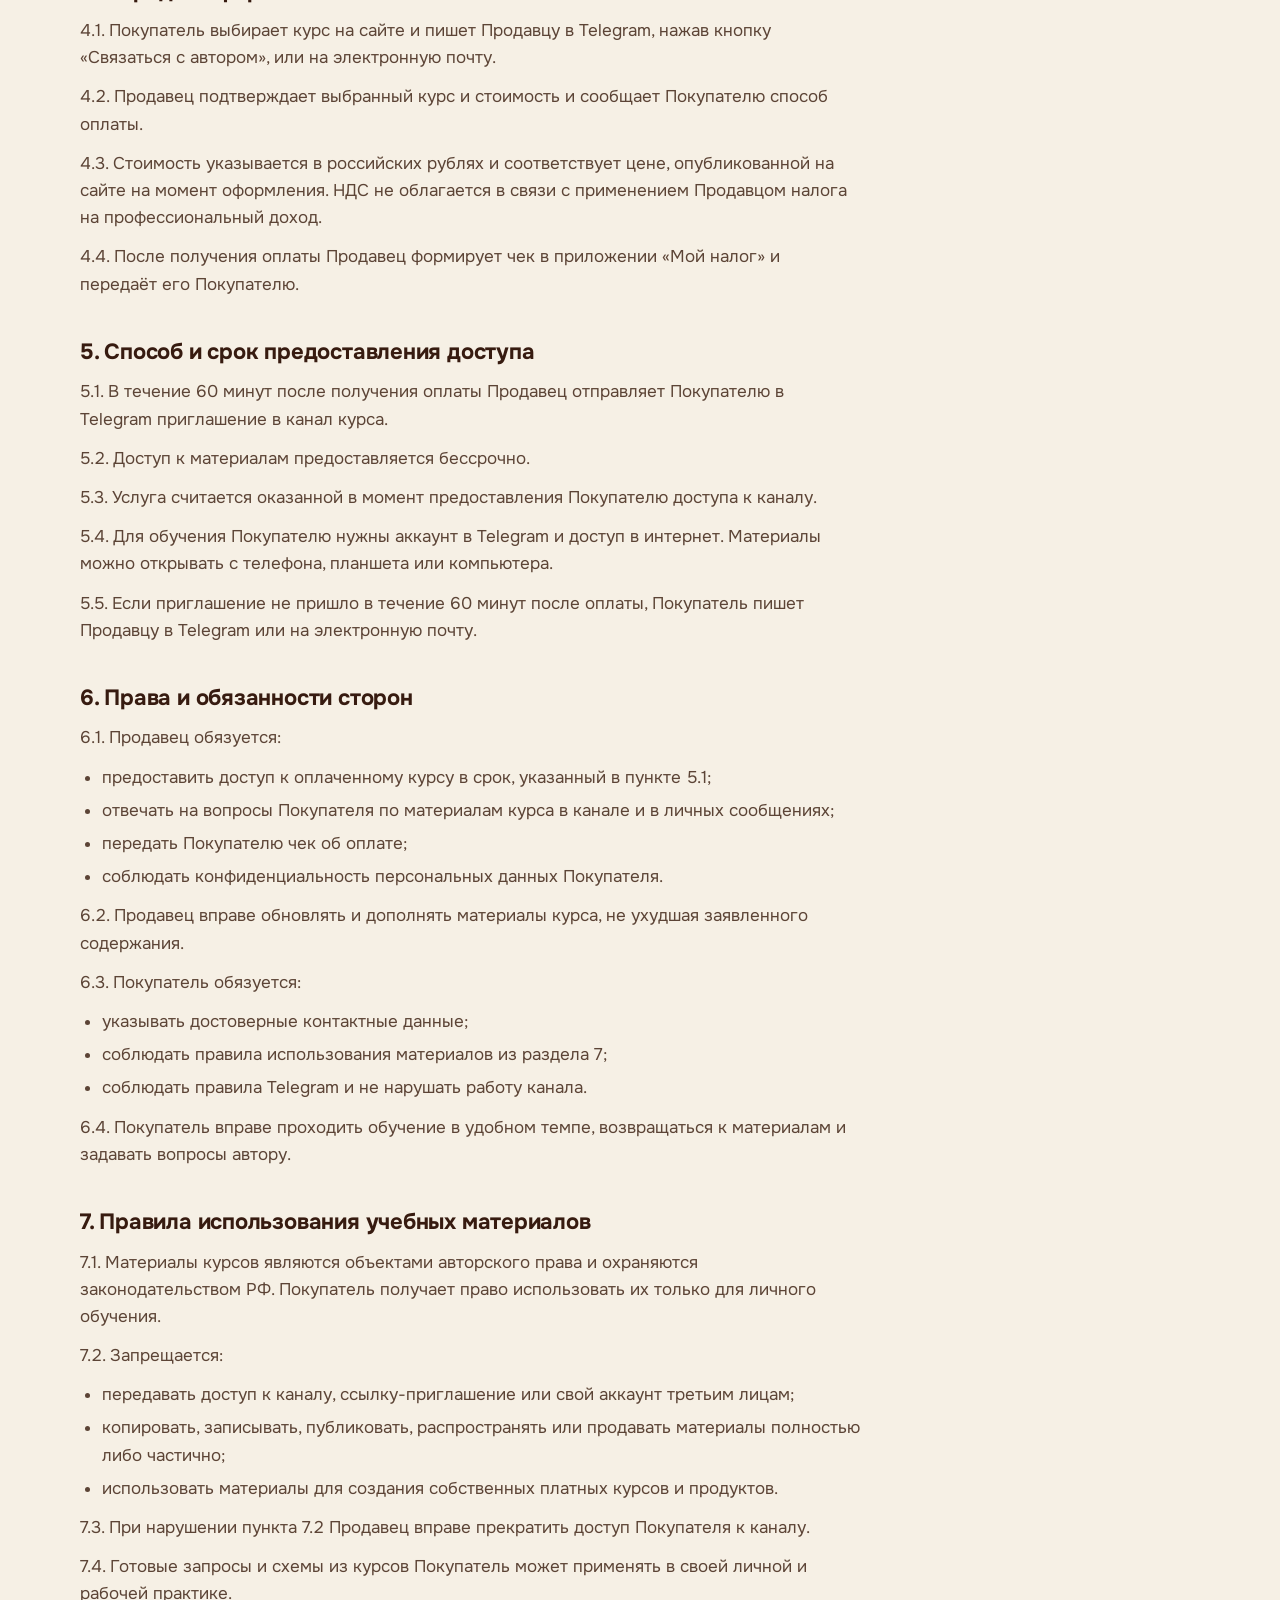
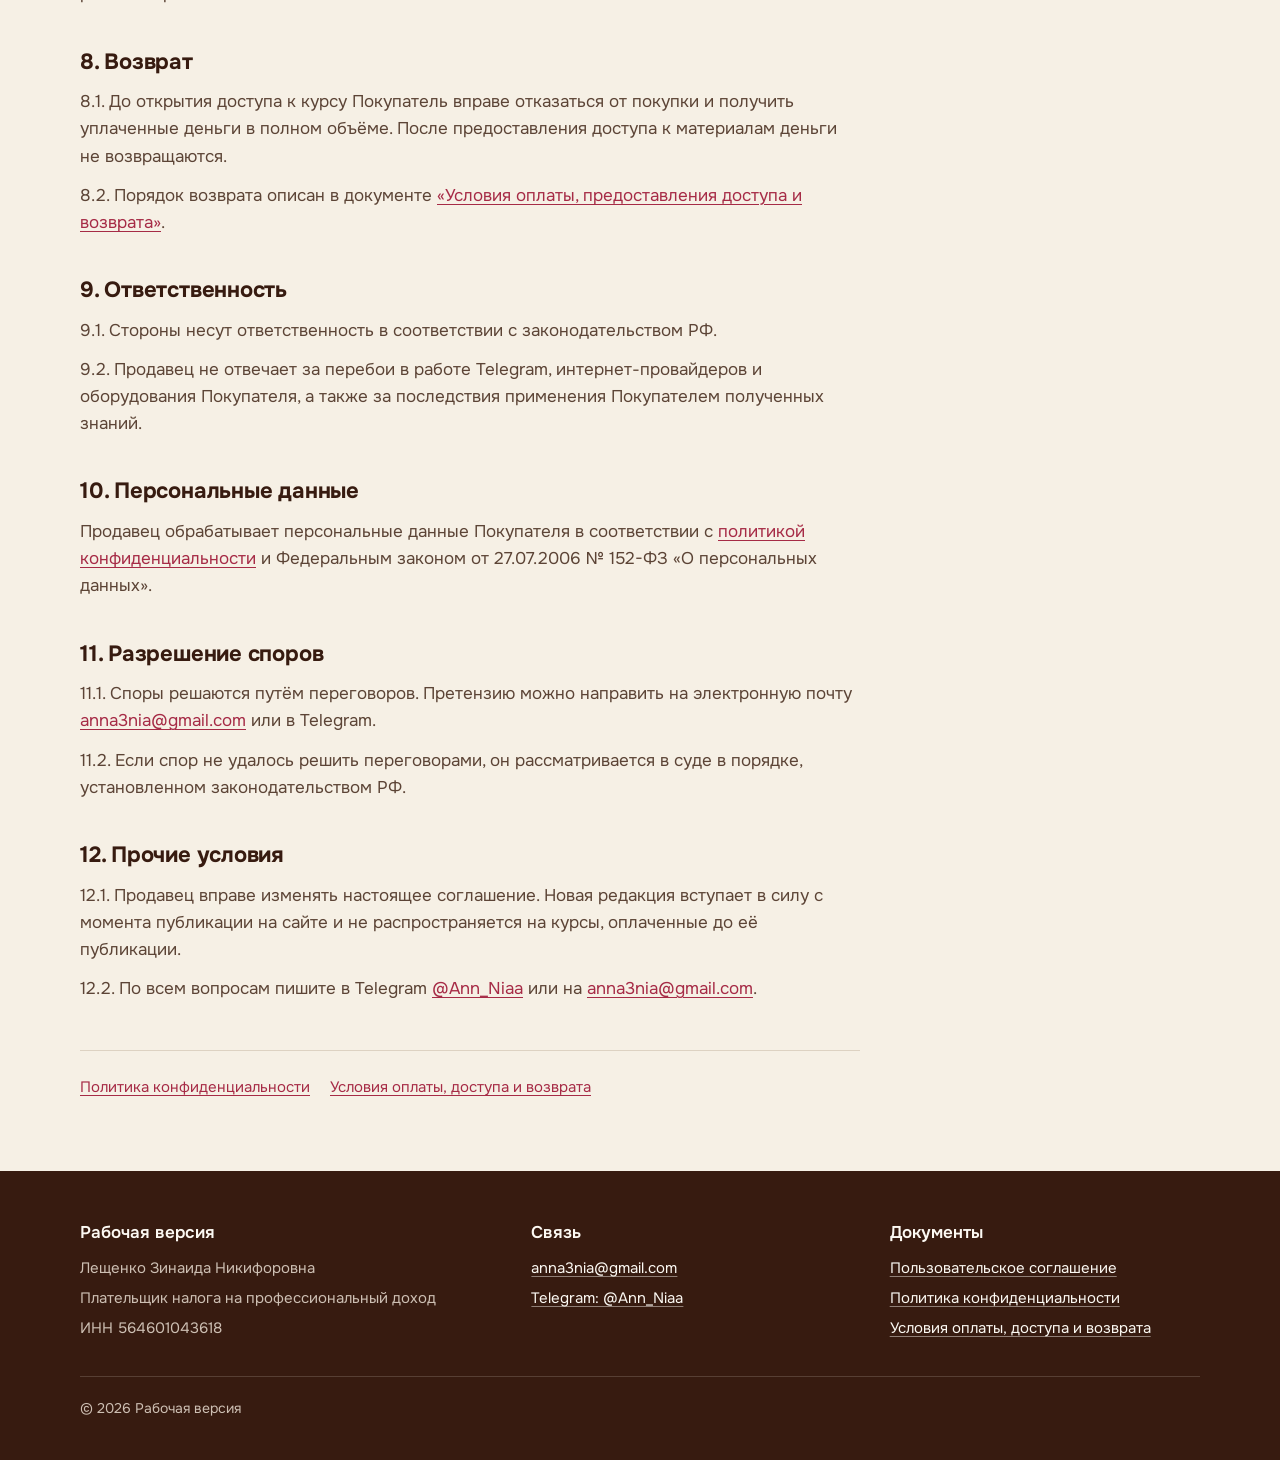
<file: agreement.html>
<!doctype html>
<html lang="ru">
<head>
  <meta charset="utf-8">
  <meta name="viewport" content="width=device-width, initial-scale=1">
  <title>Пользовательское соглашение — Рабочая версия</title>
  <meta name="description" content="Пользовательское соглашение проекта «Рабочая версия»: предмет, порядок оформления и оплаты, предоставление доступа к онлайн-курсам, права и обязанности сторон.">
  <meta name="theme-color" content="#F6F0E5">
  <link rel="icon" href="favicon.svg" type="image/svg+xml">
  <link rel="stylesheet" href="assets/styles.css">
  <script>document.documentElement.classList.add("js");</script>
</head>
<body>
  <a class="skip-link" href="#main">Перейти к содержанию</a>

  <header class="site-header">
    <div class="container header-inner">
      <a class="logo" href="index.html" aria-label="Рабочая версия — на главную">
        <img class="logo-mark" src="favicon.svg" alt="" width="22" height="22">
        Рабочая версия
      </a>
      <button class="nav-toggle" type="button" aria-expanded="false" aria-controls="site-nav" aria-label="Открыть меню">
        <span class="nav-toggle-icon" aria-hidden="true"></span>
        Меню
      </button>
      <nav class="site-nav" id="site-nav" aria-label="Основная навигация">
        <ul>
          <li><a href="index.html#courses">Обучение</a></li>
          <li><a href="index.html#how">Как проходит</a></li>
          <li><a href="index.html#faq">Вопросы</a></li>
          <li><a href="index.html#contacts">Контакты</a></li>
        </ul>
      </nav>
    </div>
  </header>

  <main id="main" class="doc">
    <div class="container">
      <article class="doc-inner">
        <a class="doc-back" href="index.html">← На главную</a>
        <h1>Пользовательское соглашение</h1>
        <p class="doc-meta">Редакция от 23 сентября 2026 г.</p>

        <h2>1. Общие положения</h2>
        <p>1.1. Настоящее соглашение является публичной офертой (статьи 435 и 437 Гражданского кодекса РФ) и определяет условия, на которых Продавец предоставляет доступ к онлайн-курсам проекта «Рабочая версия».</p>
        <p>1.2. Сведения о Продавце:</p>

<table class="seller-table">
  <tbody>
    <tr><th scope="row">Продавец</th><td>Лещенко Зинаида Никифоровна</td></tr>
    <tr><th scope="row">Статус</th><td>Плательщик налога на профессиональный доход (самозанятый)</td></tr>
    <tr><th scope="row">ИНН</th><td>564601043618</td></tr>
    <tr><th scope="row">Проект</th><td>«Рабочая версия» — онлайн-курсы по нейросетям</td></tr>
    <tr><th scope="row">Электронная почта</th><td><a href="mailto:anna3nia@gmail.com">anna3nia@gmail.com</a></td></tr>
    <tr><th scope="row">Telegram</th><td><a href="https://t.me/Ann_Niaa" target="_blank" rel="noopener noreferrer">@Ann_Niaa</a></td></tr>
  </tbody>
</table>
        <p>1.3. Акцептом оферты является оплата выбранного курса (пункт 3 статьи 438 Гражданского кодекса РФ). С момента оплаты договор между Продавцом и Покупателем считается заключённым на условиях настоящего соглашения.</p>
        <p>1.4. Для просмотра сайта регистрация не требуется. Сайт носит информационный характер: оформление покупки происходит в переписке с Продавцом в Telegram.</p>

        <h2>2. Термины</h2>
        <ul>
          <li><strong>Продавец</strong> — лицо, указанное в пункте 1.2.</li>
          <li><strong>Покупатель</strong> — дееспособное физическое лицо, оплатившее курс.</li>
          <li><strong>Курс</strong> — онлайн-курс или комплект курсов, описание и стоимость которых опубликованы на сайте.</li>
          <li><strong>Материалы</strong> — видео, тексты, PDF-файлы и задания, входящие в курс.</li>
          <li><strong>Канал</strong> — закрытый Telegram-канал курса, в котором размещены материалы.</li>
        </ul>

        <h2>3. Предмет соглашения</h2>
        <p>3.1. Продавец предоставляет Покупателю доступ к материалам выбранного курса в канале и обратную связь от автора, а Покупатель оплачивает курс.</p>
        <p>3.2. Название, содержание и стоимость каждого курса указаны на главной странице сайта. Обучение проходит дистанционно, в удобном для Покупателя темпе.</p>
        <p>3.3. Обратная связь предоставляется автором курса в канале и в личных сообщениях в Telegram.</p>
        <p>3.4. Результат обучения зависит от личных усилий Покупателя. Продавец не гарантирует получение дохода, трудоустройство или иной конкретный результат.</p>

        <h2>4. Порядок оформления и оплаты</h2>
        <p>4.1. Покупатель выбирает курс на сайте и пишет Продавцу в Telegram, нажав кнопку «Связаться с автором», или на электронную почту.</p>
        <p>4.2. Продавец подтверждает выбранный курс и стоимость и сообщает Покупателю способ оплаты.</p>
        <p>4.3. Стоимость указывается в российских рублях и соответствует цене, опубликованной на сайте на момент оформления. НДС не облагается в связи с применением Продавцом налога на профессиональный доход.</p>
        <p>4.4. После получения оплаты Продавец формирует чек в приложении «Мой налог» и передаёт его Покупателю.</p>

        <h2>5. Способ и срок предоставления доступа</h2>
        <p>5.1. В течение 60 минут после получения оплаты Продавец отправляет Покупателю в Telegram приглашение в канал курса.</p>
        <p>5.2. Доступ к материалам предоставляется бессрочно.</p>
        <p>5.3. Услуга считается оказанной в момент предоставления Покупателю доступа к каналу.</p>
        <p>5.4. Для обучения Покупателю нужны аккаунт в Telegram и доступ в интернет. Материалы можно открывать с телефона, планшета или компьютера.</p>
        <p>5.5. Если приглашение не пришло в течение 60 минут после оплаты, Покупатель пишет Продавцу в Telegram или на электронную почту.</p>

        <h2>6. Права и обязанности сторон</h2>
        <p>6.1. Продавец обязуется:</p>
        <ul>
          <li>предоставить доступ к оплаченному курсу в срок, указанный в пункте 5.1;</li>
          <li>отвечать на вопросы Покупателя по материалам курса в канале и в личных сообщениях;</li>
          <li>передать Покупателю чек об оплате;</li>
          <li>соблюдать конфиденциальность персональных данных Покупателя.</li>
        </ul>
        <p>6.2. Продавец вправе обновлять и дополнять материалы курса, не ухудшая заявленного содержания.</p>
        <p>6.3. Покупатель обязуется:</p>
        <ul>
          <li>указывать достоверные контактные данные;</li>
          <li>соблюдать правила использования материалов из раздела 7;</li>
          <li>соблюдать правила Telegram и не нарушать работу канала.</li>
        </ul>
        <p>6.4. Покупатель вправе проходить обучение в удобном темпе, возвращаться к материалам и задавать вопросы автору.</p>

        <h2>7. Правила использования учебных материалов</h2>
        <p>7.1. Материалы курсов являются объектами авторского права и охраняются законодательством РФ. Покупатель получает право использовать их только для личного обучения.</p>
        <p>7.2. Запрещается:</p>
        <ul>
          <li>передавать доступ к каналу, ссылку-приглашение или свой аккаунт третьим лицам;</li>
          <li>копировать, записывать, публиковать, распространять или продавать материалы полностью либо частично;</li>
          <li>использовать материалы для создания собственных платных курсов и продуктов.</li>
        </ul>
        <p>7.3. При нарушении пункта 7.2 Продавец вправе прекратить доступ Покупателя к каналу.</p>
        <p>7.4. Готовые запросы и схемы из курсов Покупатель может применять в своей личной и рабочей практике.</p>

        <h2>8. Возврат</h2>
        <p>8.1. До открытия доступа к курсу Покупатель вправе отказаться от покупки и получить уплаченные деньги в полном объёме. После предоставления доступа к материалам деньги не возвращаются.</p>
        <p>8.2. Порядок возврата описан в документе <a href="refund.html">«Условия оплаты, предоставления доступа и возврата»</a>.</p>

        <h2>9. Ответственность</h2>
        <p>9.1. Стороны несут ответственность в соответствии с законодательством РФ.</p>
        <p>9.2. Продавец не отвечает за перебои в работе Telegram, интернет-провайдеров и оборудования Покупателя, а также за последствия применения Покупателем полученных знаний.</p>

        <h2>10. Персональные данные</h2>
        <p>Продавец обрабатывает персональные данные Покупателя в соответствии с <a href="privacy.html">политикой конфиденциальности</a> и Федеральным законом от 27.07.2006 № 152-ФЗ «О персональных данных».</p>

        <h2>11. Разрешение споров</h2>
        <p>11.1. Споры решаются путём переговоров. Претензию можно направить на электронную почту <a href="mailto:anna3nia@gmail.com">anna3nia@gmail.com</a> или в Telegram.</p>
        <p>11.2. Если спор не удалось решить переговорами, он рассматривается в суде в порядке, установленном законодательством РФ.</p>

        <h2>12. Прочие условия</h2>
        <p>12.1. Продавец вправе изменять настоящее соглашение. Новая редакция вступает в силу с момента публикации на сайте и не распространяется на курсы, оплаченные до её публикации.</p>
        <p>12.2. По всем вопросам пишите в Telegram <a href="https://t.me/Ann_Niaa" target="_blank" rel="noopener noreferrer">@Ann_Niaa</a> или на <a href="mailto:anna3nia@gmail.com">anna3nia@gmail.com</a>.</p>

        <nav class="doc-nav" aria-label="Другие документы">
        <a href="privacy.html">Политика конфиденциальности</a>
        <a href="refund.html">Условия оплаты, доступа и возврата</a>
        </nav>
      </article>
    </div>
  </main>

  <footer class="site-footer">
    <div class="container">
      <div class="footer-grid">
        <div>
          <p class="footer-title">Рабочая версия</p>
          <ul class="footer-list">
            <li>Лещенко Зинаида Никифоровна</li>
            <li>Плательщик налога на профессиональный доход</li>
            <li>ИНН 564601043618</li>
          </ul>
        </div>
        <div>
          <p class="footer-title">Связь</p>
          <ul class="footer-list">
            <li><a href="mailto:anna3nia@gmail.com">anna3nia@gmail.com</a></li>
            <li><a href="https://t.me/Ann_Niaa" target="_blank" rel="noopener noreferrer">Telegram: @Ann_Niaa</a></li>
          </ul>
        </div>
        <div>
          <p class="footer-title">Документы</p>
          <ul class="footer-list">
            <li><a href="agreement.html">Пользовательское соглашение</a></li>
            <li><a href="privacy.html">Политика конфиденциальности</a></li>
            <li><a href="refund.html">Условия оплаты, доступа и возврата</a></li>
          </ul>
        </div>
      </div>
      <p class="footer-bottom">© <span data-year>2026</span> Рабочая версия</p>
    </div>
  </footer>

  <script src="assets/main.js" defer></script>
</body>
</html>
</file>
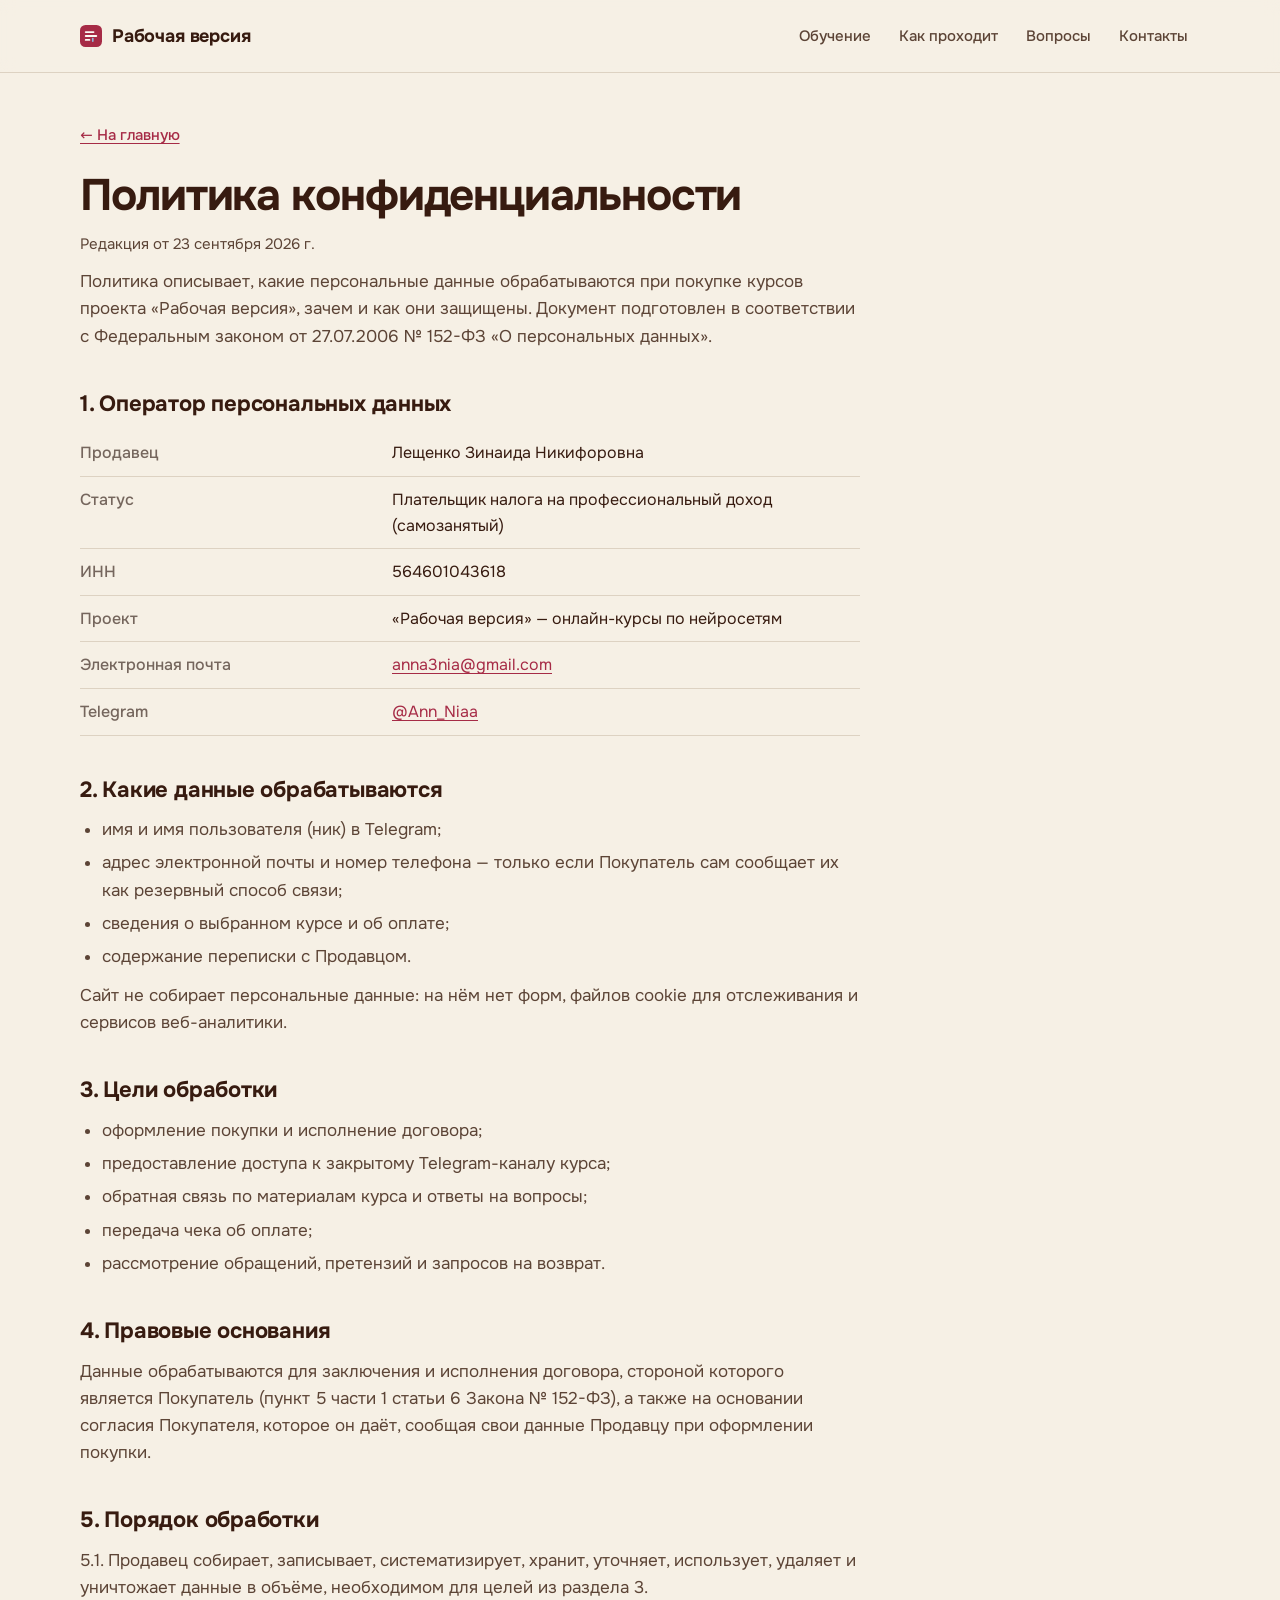
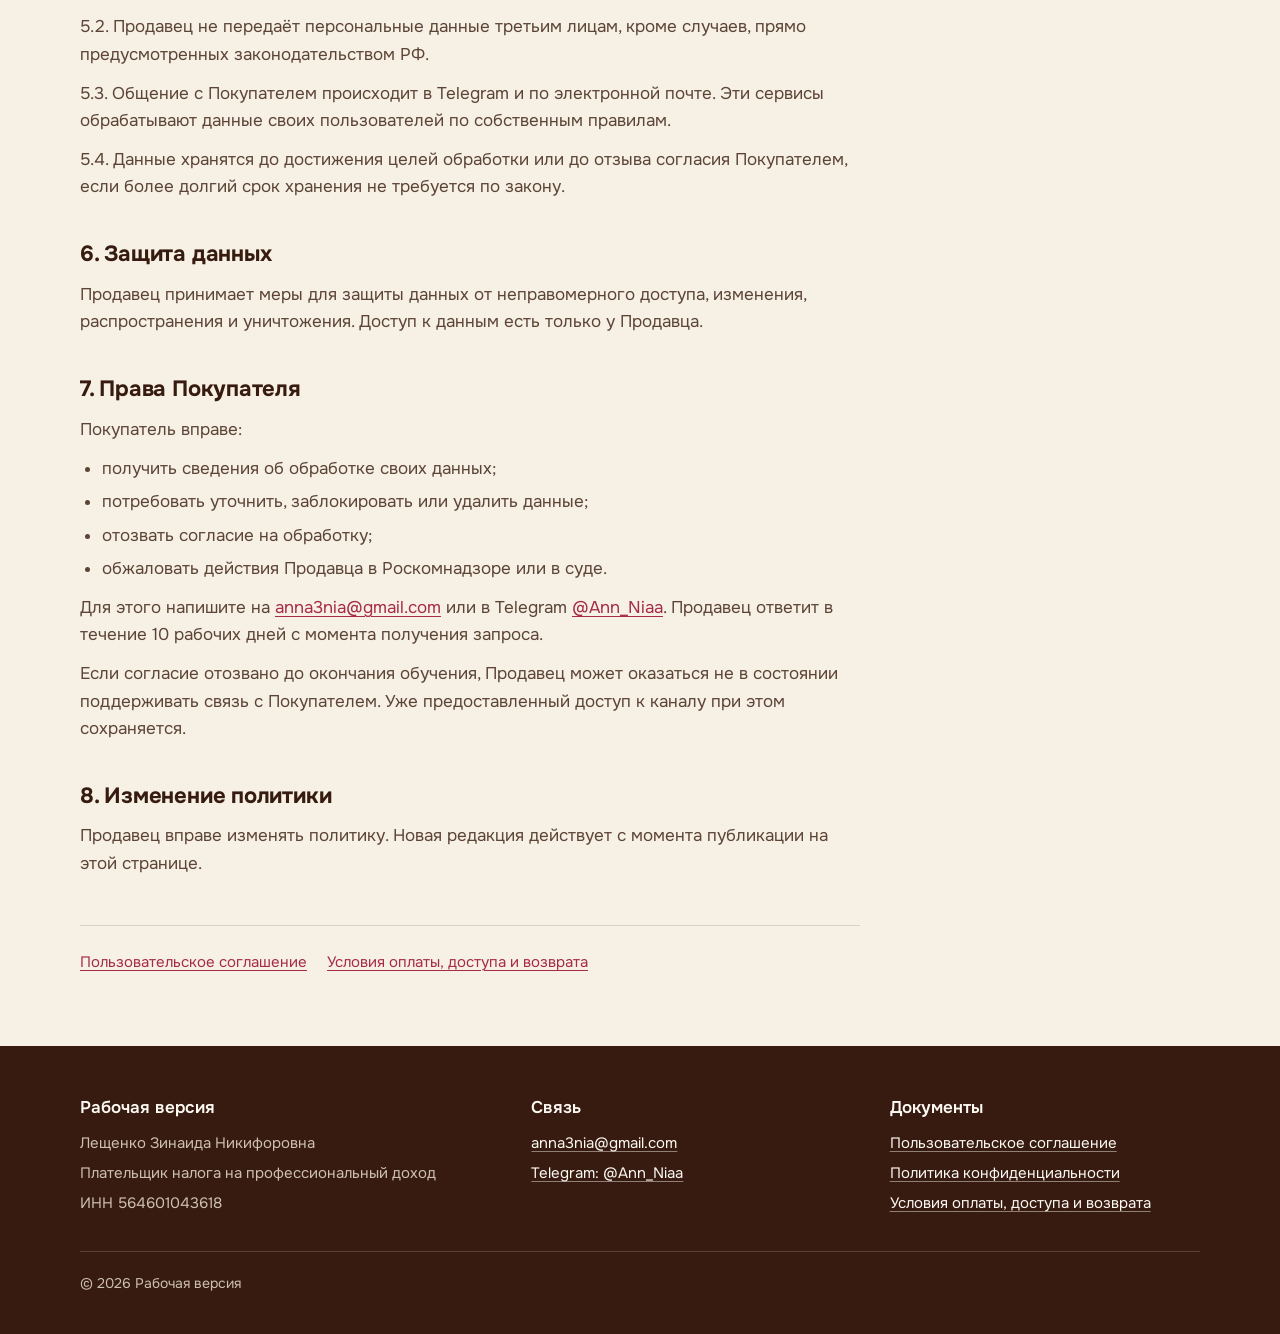
<file: privacy.html>
<!doctype html>
<html lang="ru">
<head>
  <meta charset="utf-8">
  <meta name="viewport" content="width=device-width, initial-scale=1">
  <title>Политика конфиденциальности — Рабочая версия</title>
  <meta name="description" content="Политика обработки персональных данных проекта «Рабочая версия»: какие данные обрабатываются, цели, сроки хранения и права покупателя.">
  <meta name="theme-color" content="#F6F0E5">
  <link rel="icon" href="favicon.svg" type="image/svg+xml">
  <link rel="stylesheet" href="assets/styles.css">
  <script>document.documentElement.classList.add("js");</script>
</head>
<body>
  <a class="skip-link" href="#main">Перейти к содержанию</a>

  <header class="site-header">
    <div class="container header-inner">
      <a class="logo" href="index.html" aria-label="Рабочая версия — на главную">
        <img class="logo-mark" src="favicon.svg" alt="" width="22" height="22">
        Рабочая версия
      </a>
      <button class="nav-toggle" type="button" aria-expanded="false" aria-controls="site-nav" aria-label="Открыть меню">
        <span class="nav-toggle-icon" aria-hidden="true"></span>
        Меню
      </button>
      <nav class="site-nav" id="site-nav" aria-label="Основная навигация">
        <ul>
          <li><a href="index.html#courses">Обучение</a></li>
          <li><a href="index.html#how">Как проходит</a></li>
          <li><a href="index.html#faq">Вопросы</a></li>
          <li><a href="index.html#contacts">Контакты</a></li>
        </ul>
      </nav>
    </div>
  </header>

  <main id="main" class="doc">
    <div class="container">
      <article class="doc-inner">
        <a class="doc-back" href="index.html">← На главную</a>
        <h1>Политика конфиденциальности</h1>
        <p class="doc-meta">Редакция от 23 сентября 2026 г.</p>

        <p>Политика описывает, какие персональные данные обрабатываются при покупке курсов проекта «Рабочая версия», зачем и как они защищены. Документ подготовлен в соответствии с Федеральным законом от 27.07.2006 № 152-ФЗ «О персональных данных».</p>

        <h2>1. Оператор персональных данных</h2>

<table class="seller-table">
  <tbody>
    <tr><th scope="row">Продавец</th><td>Лещенко Зинаида Никифоровна</td></tr>
    <tr><th scope="row">Статус</th><td>Плательщик налога на профессиональный доход (самозанятый)</td></tr>
    <tr><th scope="row">ИНН</th><td>564601043618</td></tr>
    <tr><th scope="row">Проект</th><td>«Рабочая версия» — онлайн-курсы по нейросетям</td></tr>
    <tr><th scope="row">Электронная почта</th><td><a href="mailto:anna3nia@gmail.com">anna3nia@gmail.com</a></td></tr>
    <tr><th scope="row">Telegram</th><td><a href="https://t.me/Ann_Niaa" target="_blank" rel="noopener noreferrer">@Ann_Niaa</a></td></tr>
  </tbody>
</table>

        <h2>2. Какие данные обрабатываются</h2>
        <ul>
          <li>имя и имя пользователя (ник) в Telegram;</li>
          <li>адрес электронной почты и номер телефона — только если Покупатель сам сообщает их как резервный способ связи;</li>
          <li>сведения о выбранном курсе и об оплате;</li>
          <li>содержание переписки с Продавцом.</li>
        </ul>
        <p>Сайт не собирает персональные данные: на нём нет форм, файлов cookie для отслеживания и сервисов веб-аналитики.</p>

        <h2>3. Цели обработки</h2>
        <ul>
          <li>оформление покупки и исполнение договора;</li>
          <li>предоставление доступа к закрытому Telegram-каналу курса;</li>
          <li>обратная связь по материалам курса и ответы на вопросы;</li>
          <li>передача чека об оплате;</li>
          <li>рассмотрение обращений, претензий и запросов на возврат.</li>
        </ul>

        <h2>4. Правовые основания</h2>
        <p>Данные обрабатываются для заключения и исполнения договора, стороной которого является Покупатель (пункт 5 части 1 статьи 6 Закона № 152-ФЗ), а также на основании согласия Покупателя, которое он даёт, сообщая свои данные Продавцу при оформлении покупки.</p>

        <h2>5. Порядок обработки</h2>
        <p>5.1. Продавец собирает, записывает, систематизирует, хранит, уточняет, использует, удаляет и уничтожает данные в объёме, необходимом для целей из раздела 3.</p>
        <p>5.2. Продавец не передаёт персональные данные третьим лицам, кроме случаев, прямо предусмотренных законодательством РФ.</p>
        <p>5.3. Общение с Покупателем происходит в Telegram и по электронной почте. Эти сервисы обрабатывают данные своих пользователей по собственным правилам.</p>
        <p>5.4. Данные хранятся до достижения целей обработки или до отзыва согласия Покупателем, если более долгий срок хранения не требуется по закону.</p>

        <h2>6. Защита данных</h2>
        <p>Продавец принимает меры для защиты данных от неправомерного доступа, изменения, распространения и уничтожения. Доступ к данным есть только у Продавца.</p>

        <h2>7. Права Покупателя</h2>
        <p>Покупатель вправе:</p>
        <ul>
          <li>получить сведения об обработке своих данных;</li>
          <li>потребовать уточнить, заблокировать или удалить данные;</li>
          <li>отозвать согласие на обработку;</li>
          <li>обжаловать действия Продавца в Роскомнадзоре или в суде.</li>
        </ul>
        <p>Для этого напишите на <a href="mailto:anna3nia@gmail.com">anna3nia@gmail.com</a> или в Telegram <a href="https://t.me/Ann_Niaa" target="_blank" rel="noopener noreferrer">@Ann_Niaa</a>. Продавец ответит в течение 10 рабочих дней с момента получения запроса.</p>
        <p>Если согласие отозвано до окончания обучения, Продавец может оказаться не в состоянии поддерживать связь с Покупателем. Уже предоставленный доступ к каналу при этом сохраняется.</p>

        <h2>8. Изменение политики</h2>
        <p>Продавец вправе изменять политику. Новая редакция действует с момента публикации на этой странице.</p>

        <nav class="doc-nav" aria-label="Другие документы">
        <a href="agreement.html">Пользовательское соглашение</a>
        <a href="refund.html">Условия оплаты, доступа и возврата</a>
        </nav>
      </article>
    </div>
  </main>

  <footer class="site-footer">
    <div class="container">
      <div class="footer-grid">
        <div>
          <p class="footer-title">Рабочая версия</p>
          <ul class="footer-list">
            <li>Лещенко Зинаида Никифоровна</li>
            <li>Плательщик налога на профессиональный доход</li>
            <li>ИНН 564601043618</li>
          </ul>
        </div>
        <div>
          <p class="footer-title">Связь</p>
          <ul class="footer-list">
            <li><a href="mailto:anna3nia@gmail.com">anna3nia@gmail.com</a></li>
            <li><a href="https://t.me/Ann_Niaa" target="_blank" rel="noopener noreferrer">Telegram: @Ann_Niaa</a></li>
          </ul>
        </div>
        <div>
          <p class="footer-title">Документы</p>
          <ul class="footer-list">
            <li><a href="agreement.html">Пользовательское соглашение</a></li>
            <li><a href="privacy.html">Политика конфиденциальности</a></li>
            <li><a href="refund.html">Условия оплаты, доступа и возврата</a></li>
          </ul>
        </div>
      </div>
      <p class="footer-bottom">© <span data-year>2026</span> Рабочая версия</p>
    </div>
  </footer>

  <script src="assets/main.js" defer></script>
</body>
</html>
</file>
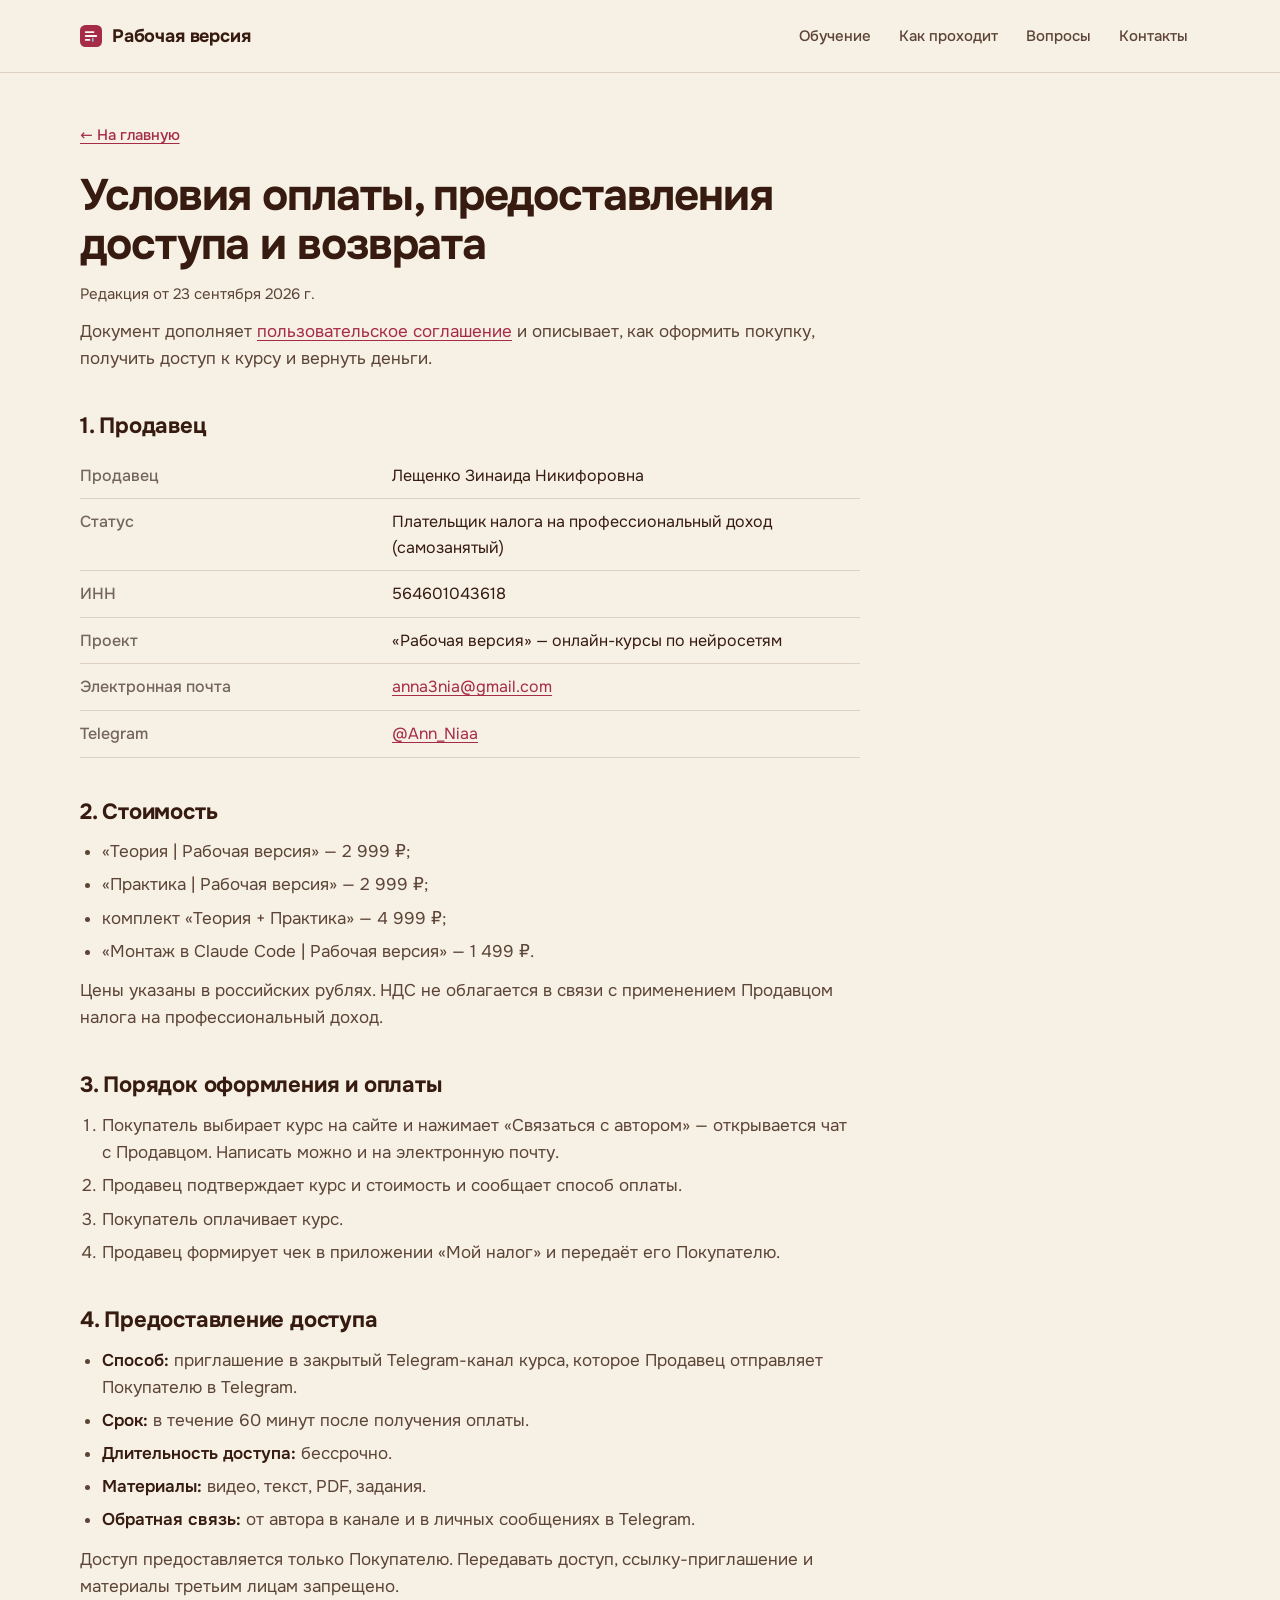
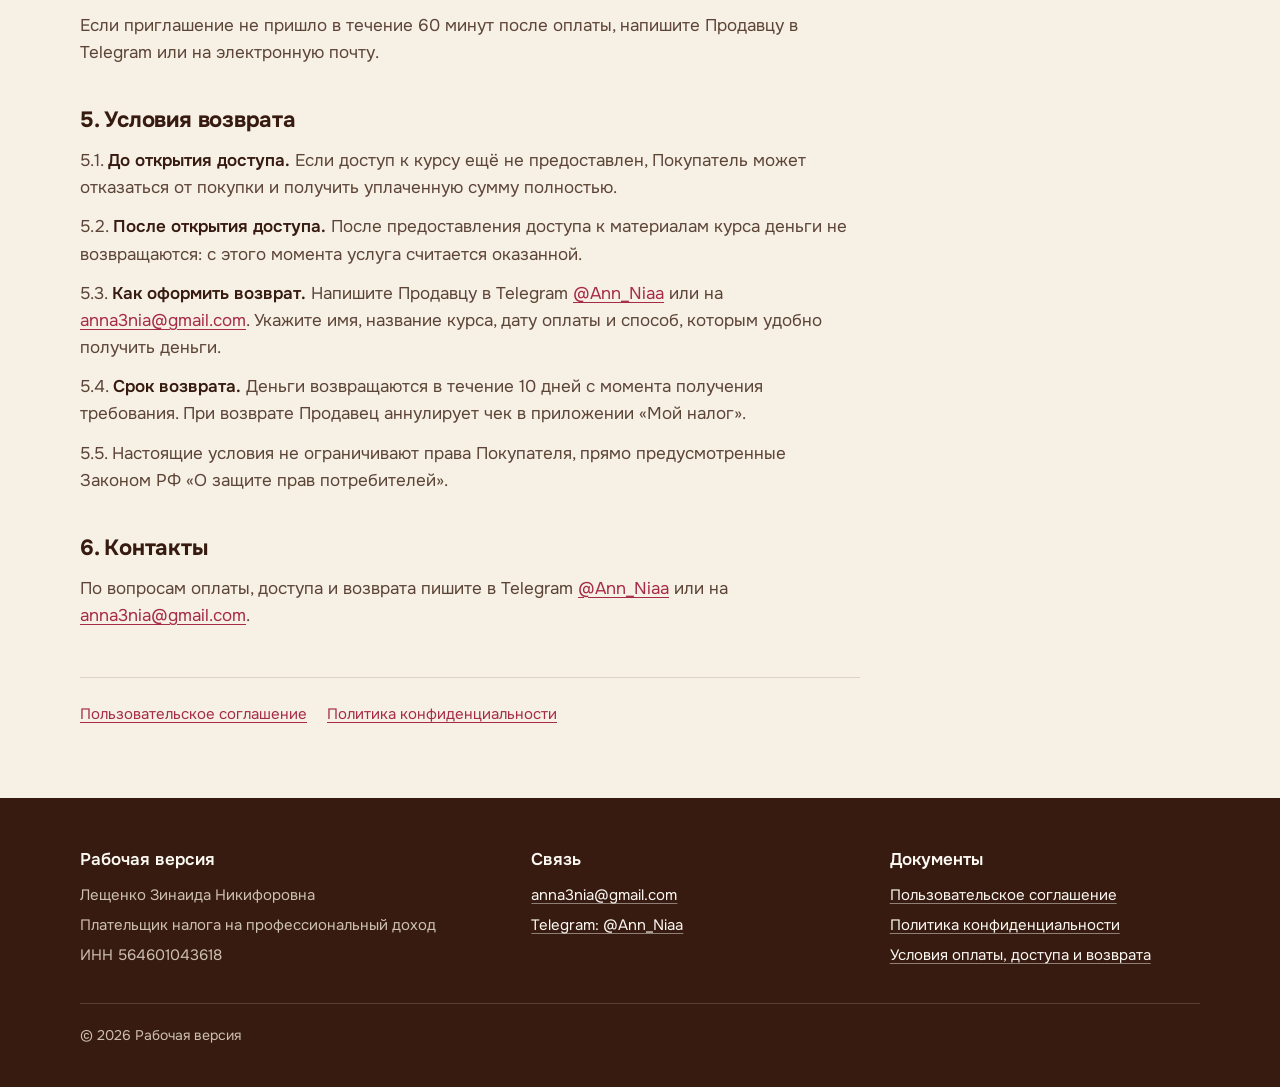
<file: refund.html>
<!doctype html>
<html lang="ru">
<head>
  <meta charset="utf-8">
  <meta name="viewport" content="width=device-width, initial-scale=1">
  <title>Условия оплаты, предоставления доступа и возврата — Рабочая версия</title>
  <meta name="description" content="Как оплатить курс проекта «Рабочая версия», когда и как предоставляется доступ, условия и порядок возврата денег.">
  <meta name="theme-color" content="#F6F0E5">
  <link rel="icon" href="favicon.svg" type="image/svg+xml">
  <link rel="stylesheet" href="assets/styles.css">
  <script>document.documentElement.classList.add("js");</script>
</head>
<body>
  <a class="skip-link" href="#main">Перейти к содержанию</a>

  <header class="site-header">
    <div class="container header-inner">
      <a class="logo" href="index.html" aria-label="Рабочая версия — на главную">
        <img class="logo-mark" src="favicon.svg" alt="" width="22" height="22">
        Рабочая версия
      </a>
      <button class="nav-toggle" type="button" aria-expanded="false" aria-controls="site-nav" aria-label="Открыть меню">
        <span class="nav-toggle-icon" aria-hidden="true"></span>
        Меню
      </button>
      <nav class="site-nav" id="site-nav" aria-label="Основная навигация">
        <ul>
          <li><a href="index.html#courses">Обучение</a></li>
          <li><a href="index.html#how">Как проходит</a></li>
          <li><a href="index.html#faq">Вопросы</a></li>
          <li><a href="index.html#contacts">Контакты</a></li>
        </ul>
      </nav>
    </div>
  </header>

  <main id="main" class="doc">
    <div class="container">
      <article class="doc-inner">
        <a class="doc-back" href="index.html">← На главную</a>
        <h1>Условия оплаты, предоставления доступа и возврата</h1>
        <p class="doc-meta">Редакция от 23 сентября 2026 г.</p>

        <p>Документ дополняет <a href="agreement.html">пользовательское соглашение</a> и описывает, как оформить покупку, получить доступ к курсу и вернуть деньги.</p>

        <h2>1. Продавец</h2>

<table class="seller-table">
  <tbody>
    <tr><th scope="row">Продавец</th><td>Лещенко Зинаида Никифоровна</td></tr>
    <tr><th scope="row">Статус</th><td>Плательщик налога на профессиональный доход (самозанятый)</td></tr>
    <tr><th scope="row">ИНН</th><td>564601043618</td></tr>
    <tr><th scope="row">Проект</th><td>«Рабочая версия» — онлайн-курсы по нейросетям</td></tr>
    <tr><th scope="row">Электронная почта</th><td><a href="mailto:anna3nia@gmail.com">anna3nia@gmail.com</a></td></tr>
    <tr><th scope="row">Telegram</th><td><a href="https://t.me/Ann_Niaa" target="_blank" rel="noopener noreferrer">@Ann_Niaa</a></td></tr>
  </tbody>
</table>

        <h2>2. Стоимость</h2>
        <ul>
          <li>«Теория | Рабочая версия» — 2&nbsp;999&nbsp;₽;</li>
          <li>«Практика | Рабочая версия» — 2&nbsp;999&nbsp;₽;</li>
          <li>комплект «Теория + Практика» — 4&nbsp;999&nbsp;₽;</li>
          <li>«Монтаж в Claude Code | Рабочая версия» — 1&nbsp;499&nbsp;₽.</li>
        </ul>
        <p>Цены указаны в российских рублях. НДС не облагается в связи с применением Продавцом налога на профессиональный доход.</p>

        <h2>3. Порядок оформления и оплаты</h2>
        <ol>
          <li>Покупатель выбирает курс на сайте и нажимает «Связаться с автором» — открывается чат с Продавцом. Написать можно и на электронную почту.</li>
          <li>Продавец подтверждает курс и стоимость и сообщает способ оплаты.</li>
          <li>Покупатель оплачивает курс.</li>
          <li>Продавец формирует чек в приложении «Мой налог» и передаёт его Покупателю.</li>
        </ol>

        <h2>4. Предоставление доступа</h2>
        <ul>
          <li><strong>Способ:</strong> приглашение в закрытый Telegram-канал курса, которое Продавец отправляет Покупателю в Telegram.</li>
          <li><strong>Срок:</strong> в течение 60 минут после получения оплаты.</li>
          <li><strong>Длительность доступа:</strong> бессрочно.</li>
          <li><strong>Материалы:</strong> видео, текст, PDF, задания.</li>
          <li><strong>Обратная связь:</strong> от автора в канале и в личных сообщениях в Telegram.</li>
        </ul>
        <p>Доступ предоставляется только Покупателю. Передавать доступ, ссылку-приглашение и материалы третьим лицам запрещено.</p>
        <p>Если приглашение не пришло в течение 60 минут после оплаты, напишите Продавцу в Telegram или на электронную почту.</p>

        <h2>5. Условия возврата</h2>
        <p>5.1. <strong>До открытия доступа.</strong> Если доступ к курсу ещё не предоставлен, Покупатель может отказаться от покупки и получить уплаченную сумму полностью.</p>
        <p>5.2. <strong>После открытия доступа.</strong> После предоставления доступа к материалам курса деньги не возвращаются: с этого момента услуга считается оказанной.</p>
        <p>5.3. <strong>Как оформить возврат.</strong> Напишите Продавцу в Telegram <a href="https://t.me/Ann_Niaa" target="_blank" rel="noopener noreferrer">@Ann_Niaa</a> или на <a href="mailto:anna3nia@gmail.com">anna3nia@gmail.com</a>. Укажите имя, название курса, дату оплаты и способ, которым удобно получить деньги.</p>
        <p>5.4. <strong>Срок возврата.</strong> Деньги возвращаются в течение 10 дней с момента получения требования. При возврате Продавец аннулирует чек в приложении «Мой налог».</p>
        <p>5.5. Настоящие условия не ограничивают права Покупателя, прямо предусмотренные Законом РФ «О защите прав потребителей».</p>

        <h2>6. Контакты</h2>
        <p>По вопросам оплаты, доступа и возврата пишите в Telegram <a href="https://t.me/Ann_Niaa" target="_blank" rel="noopener noreferrer">@Ann_Niaa</a> или на <a href="mailto:anna3nia@gmail.com">anna3nia@gmail.com</a>.</p>

        <nav class="doc-nav" aria-label="Другие документы">
        <a href="agreement.html">Пользовательское соглашение</a>
        <a href="privacy.html">Политика конфиденциальности</a>
        </nav>
      </article>
    </div>
  </main>

  <footer class="site-footer">
    <div class="container">
      <div class="footer-grid">
        <div>
          <p class="footer-title">Рабочая версия</p>
          <ul class="footer-list">
            <li>Лещенко Зинаида Никифоровна</li>
            <li>Плательщик налога на профессиональный доход</li>
            <li>ИНН 564601043618</li>
          </ul>
        </div>
        <div>
          <p class="footer-title">Связь</p>
          <ul class="footer-list">
            <li><a href="mailto:anna3nia@gmail.com">anna3nia@gmail.com</a></li>
            <li><a href="https://t.me/Ann_Niaa" target="_blank" rel="noopener noreferrer">Telegram: @Ann_Niaa</a></li>
          </ul>
        </div>
        <div>
          <p class="footer-title">Документы</p>
          <ul class="footer-list">
            <li><a href="agreement.html">Пользовательское соглашение</a></li>
            <li><a href="privacy.html">Политика конфиденциальности</a></li>
            <li><a href="refund.html">Условия оплаты, доступа и возврата</a></li>
          </ul>
        </div>
      </div>
      <p class="footer-bottom">© <span data-year>2026</span> Рабочая версия</p>
    </div>
  </footer>

  <script src="assets/main.js" defer></script>
</body>
</html>
</file>
<file: assets/styles.css>
/* Шрифт Onest (SIL Open Font License 1.1), локальные файлы */
@font-face {
  font-family: "Onest";
  font-style: normal;
  font-weight: 400;
  font-display: swap;
  src: url("fonts/onest-cyrillic-400-normal.woff2") format("woff2");
  unicode-range: U+0301, U+0400-045F, U+0490-0491, U+04B0-04B1, U+2116;
}
@font-face {
  font-family: "Onest";
  font-style: normal;
  font-weight: 400;
  font-display: swap;
  src: url("fonts/onest-latin-400-normal.woff2") format("woff2");
  unicode-range: U+0000-00FF, U+0131, U+0152-0153, U+02BB-02BC, U+02C6, U+02DA, U+02DC, U+0304, U+0308, U+0329, U+2000-206F, U+20AC, U+20BD, U+2122, U+2191, U+2193, U+2212, U+2215, U+FEFF, U+FFFD;
}
@font-face {
  font-family: "Onest";
  font-style: normal;
  font-weight: 500;
  font-display: swap;
  src: url("fonts/onest-cyrillic-500-normal.woff2") format("woff2");
  unicode-range: U+0301, U+0400-045F, U+0490-0491, U+04B0-04B1, U+2116;
}
@font-face {
  font-family: "Onest";
  font-style: normal;
  font-weight: 500;
  font-display: swap;
  src: url("fonts/onest-latin-500-normal.woff2") format("woff2");
  unicode-range: U+0000-00FF, U+0131, U+0152-0153, U+02BB-02BC, U+02C6, U+02DA, U+02DC, U+0304, U+0308, U+0329, U+2000-206F, U+20AC, U+20BD, U+2122, U+2191, U+2193, U+2212, U+2215, U+FEFF, U+FFFD;
}
@font-face {
  font-family: "Onest";
  font-style: normal;
  font-weight: 600;
  font-display: swap;
  src: url("fonts/onest-cyrillic-600-normal.woff2") format("woff2");
  unicode-range: U+0301, U+0400-045F, U+0490-0491, U+04B0-04B1, U+2116;
}
@font-face {
  font-family: "Onest";
  font-style: normal;
  font-weight: 600;
  font-display: swap;
  src: url("fonts/onest-latin-600-normal.woff2") format("woff2");
  unicode-range: U+0000-00FF, U+0131, U+0152-0153, U+02BB-02BC, U+02C6, U+02DA, U+02DC, U+0304, U+0308, U+0329, U+2000-206F, U+20AC, U+20BD, U+2122, U+2191, U+2193, U+2212, U+2215, U+FEFF, U+FFFD;
}

@font-face {
  font-family: "Onest";
  font-style: normal;
  font-weight: 700;
  font-display: swap;
  src: url("fonts/onest-cyrillic-700-normal.woff2") format("woff2");
  unicode-range: U+0301, U+0400-045F, U+0490-0491, U+04B0-04B1, U+2116;
}
@font-face {
  font-family: "Onest";
  font-style: normal;
  font-weight: 700;
  font-display: swap;
  src: url("fonts/onest-latin-700-normal.woff2") format("woff2");
  unicode-range: U+0000-00FF, U+0131, U+0152-0153, U+02BB-02BC, U+02C6, U+02DA, U+02DC, U+0304, U+0308, U+0329, U+2000-206F, U+20AC, U+20BD, U+2122, U+2191, U+2193, U+2212, U+2215, U+FEFF, U+FFFD;
}

:root {
  /* Фирменная палитра (по референсам) */
  --color-background: #F6F0E5;
  --color-surface: #FCF9F3;
  --color-surface-warm: #F1E8DA;
  --color-text: #371B10;
  --color-text-secondary: #5C4436;
  --color-text-muted: #75665D;
  --color-primary: #A62B46;
  --color-primary-hover: #87213A;
  --color-primary-soft: #F4E3E3;
  --color-secondary: #8DB8DA;
  --color-secondary-soft: #E2ECF2;
  --color-coral: #E0805C;
  --color-border: #DDD2C2;
  --color-on-primary: #FCF9F3;
  --color-on-dark-muted: #CDBFB3;
  --color-focus: #A62B46;

  /* Производные значения */
  --header-bg: rgba(246, 240, 229, 0.94);
  --header-bg-blur: rgba(246, 240, 229, 0.82);
  --footer-line: rgba(252, 249, 243, 0.16);
  --footer-link-underline: rgba(252, 249, 243, 0.45);
  --shadow-card: 0 1px 2px rgba(55, 27, 16, 0.04), 0 8px 24px rgba(55, 27, 16, 0.06);
  --shadow-menu: 0 12px 24px rgba(55, 27, 16, 0.08);
  --shadow-tab: 0 1px 3px rgba(55, 27, 16, 0.12);
  --shadow-card-hover: 0 2px 4px rgba(55, 27, 16, 0.05), 0 16px 32px rgba(55, 27, 16, 0.1);
  --color-border-strong: #C7B49D;
  --color-primary-marker: rgba(166, 43, 70, 0.16);
  --color-primary-ring: rgba(166, 43, 70, 0.28);

  /* Анимации */
  --ease-out: cubic-bezier(0.22, 0.7, 0.24, 1);
  --rise: 20px;
  --rise-hero: 16px;

  --radius: 16px;
  --container: 1120px;
  --gutter: 20px;
  --header-h: 64px;
  --font: "Onest", system-ui, -apple-system, "Segoe UI", Roboto, Arial, sans-serif;
}

*,
*::before,
*::after {
  box-sizing: border-box;
}

html {
  -webkit-text-size-adjust: 100%;
  text-size-adjust: 100%;
  scroll-padding-top: calc(var(--header-h) + 16px);
}

@media (prefers-reduced-motion: no-preference) {
  html {
    scroll-behavior: smooth;
  }
}

body {
  margin: 0;
  background: var(--color-background);
  color: var(--color-text);
  font-family: var(--font);
  font-size: 17px;
  line-height: 1.6;
  overflow-wrap: break-word;
}

img,
svg {
  display: block;
  max-width: 100%;
}

h1,
h2,
h3,
p,
ul,
ol,
dl {
  margin: 0;
}

a {
  color: var(--color-primary);
  text-underline-offset: 3px;
  text-decoration-thickness: 1px;
}

a:hover {
  color: var(--color-primary-hover);
}

:focus-visible {
  outline: 3px solid var(--color-focus);
  outline-offset: 3px;
  border-radius: 6px;
}

.skip-link {
  position: absolute;
  left: 12px;
  top: -100px;
  z-index: 100;
  padding: 10px 16px;
  background: var(--color-text);
  color: var(--color-on-primary);
  border-radius: 8px;
  text-decoration: none;
}

.skip-link:focus {
  top: 12px;
  color: var(--color-on-primary);
}

.container {
  width: 100%;
  max-width: calc(var(--container) + var(--gutter) * 2);
  margin: 0 auto;
  padding: 0 var(--gutter);
}

/* ---------- Шапка ---------- */

.site-header {
  position: sticky;
  top: 0;
  z-index: 50;
  background: var(--header-bg);
  border-bottom: 1px solid var(--color-border);
}

@supports (backdrop-filter: blur(8px)) {
  .site-header {
    background: var(--header-bg-blur);
    backdrop-filter: blur(8px);
  }
}

.header-inner {
  display: flex;
  align-items: center;
  justify-content: space-between;
  min-height: var(--header-h);
  gap: 16px;
}

.logo {
  display: inline-flex;
  align-items: center;
  gap: 10px;
  color: var(--color-text);
  font-weight: 700;
  font-size: 18px;
  letter-spacing: -0.01em;
  text-decoration: none;
  white-space: nowrap;
}

.logo:hover {
  color: var(--color-text);
}

.logo-mark {
  width: 22px;
  height: 22px;
  flex: none;
}

.nav-toggle {
  display: none;
  align-items: center;
  gap: 8px;
  min-height: 44px;
  padding: 0 14px;
  border: 1px solid var(--color-secondary);
  border-radius: 10px;
  background: var(--color-secondary-soft);
  color: var(--color-text);
  font: inherit;
  font-size: 15px;
  font-weight: 500;
  cursor: pointer;
}

.nav-toggle-icon {
  position: relative;
  width: 16px;
  height: 10px;
}

.nav-toggle-icon::before,
.nav-toggle-icon::after {
  content: "";
  position: absolute;
  left: 0;
  width: 100%;
  height: 2px;
  background: currentColor;
  border-radius: 2px;
  transition: transform 0.2s ease, top 0.2s ease;
}

.nav-toggle-icon::before {
  top: 0;
}

.nav-toggle-icon::after {
  top: 8px;
}

.nav-toggle[aria-expanded="true"] .nav-toggle-icon::before {
  top: 4px;
  transform: rotate(45deg);
}

.nav-toggle[aria-expanded="true"] .nav-toggle-icon::after {
  top: 4px;
  transform: rotate(-45deg);
}

.site-nav ul {
  display: flex;
  gap: 4px;
  padding: 0;
  list-style: none;
}

.site-nav a {
  display: block;
  padding: 8px 12px;
  border-radius: 8px;
  color: var(--color-text-secondary);
  font-size: 15px;
  font-weight: 500;
  text-decoration: none;
}

.site-nav a:hover {
  color: var(--color-text);
  background: var(--color-surface-warm);
}

@media (max-width: 760px) {
  .js .nav-toggle {
    display: inline-flex;
  }

  .js .site-nav {
    position: absolute;
    left: 0;
    right: 0;
    top: 100%;
    display: none;
    background: var(--color-background);
    border-bottom: 1px solid var(--color-border);
    box-shadow: var(--shadow-menu);
  }

  .js .site-nav.is-open {
    display: block;
  }

  .js .site-nav ul {
    flex-direction: column;
    gap: 0;
    padding: 8px var(--gutter) 16px;
  }

  .js .site-nav a {
    padding: 14px 4px;
    font-size: 17px;
    border-radius: 0;
    border-bottom: 1px solid var(--color-border);
  }

  .js .site-nav li:last-child a {
    border-bottom: 0;
  }

  .js .site-nav a:hover {
    background: none;
    color: var(--color-primary);
  }

  /* Без JavaScript навигация переносится на отдельную строку */
  html:not(.js) .header-inner {
    flex-wrap: wrap;
    padding: 12px 0;
  }

  html:not(.js) .site-nav ul {
    flex-wrap: wrap;
  }
}

/* ---------- Общие элементы ---------- */

.section {
  padding: 72px 0;
  border-top: 1px solid var(--color-border);
}

.section-head {
  max-width: 720px;
  margin-bottom: 36px;
}

.eyebrow {
  display: inline-flex;
  align-items: center;
  gap: 10px;
  margin-bottom: 14px;
  color: var(--color-primary);
  font-size: 14px;
  font-weight: 600;
  letter-spacing: 0.06em;
  text-transform: uppercase;
}

.eyebrow::before {
  content: "";
  width: 18px;
  height: 3px;
  border-radius: 2px;
  background: var(--color-coral);
}

h2 {
  font-size: clamp(28px, 5vw, 40px);
  line-height: 1.12;
  font-weight: 700;
  letter-spacing: -0.025em;
}

.section-lead {
  margin-top: 14px;
  color: var(--color-text-secondary);
  font-size: 18px;
}

.btn {
  display: inline-flex;
  align-items: center;
  justify-content: center;
  gap: 10px;
  min-height: 52px;
  padding: 14px 24px;
  border: 1px solid transparent;
  border-radius: 12px;
  font: inherit;
  font-size: 16px;
  font-weight: 600;
  line-height: 1.2;
  text-align: center;
  text-decoration: none;
  cursor: pointer;
  transition: background-color 0.18s ease, color 0.18s ease, transform 0.18s var(--ease-out);
}

.btn-primary {
  background: var(--color-primary);
  color: var(--color-on-primary);
}

.btn-primary:hover {
  background: var(--color-primary-hover);
  color: var(--color-on-primary);
}

.btn-outline {
  border-color: var(--color-text);
  background: transparent;
  color: var(--color-text);
}

.btn-outline:hover {
  background: var(--color-text);
  color: var(--color-on-primary);
}

.btn[disabled],
.btn[aria-disabled="true"] {
  border-color: var(--color-border);
  background: var(--color-surface-warm);
  color: var(--color-text-muted);
  cursor: not-allowed;
}

.btn-arrow {
  width: 16px;
  height: 16px;
  flex: none;
}

/* ---------- Первый экран ---------- */

.hero {
  position: relative;
  overflow: hidden;
  padding: 56px 0 64px;
}

.hero > .container {
  position: relative;
  z-index: 1;
}

.hero-shape {
  position: absolute;
  z-index: 0;
  border-radius: 50%;
  pointer-events: none;
}

.hero-shape--secondary {
  top: -95px;
  right: -75px;
  width: 150px;
  height: 150px;
  background: var(--color-secondary);
}

.hero-shape--primary {
  bottom: -150px;
  left: -130px;
  width: 240px;
  height: 240px;
  background: var(--color-primary);
}

@media (max-width: 899px) {
  .hero-shape--primary {
    display: none;
  }
}

@media (min-width: 900px) {
  .hero-shape--secondary {
    top: -170px;
    right: -150px;
    width: 360px;
    height: 360px;
  }

  .hero-shape--primary {
    bottom: -260px;
    left: -220px;
    width: 340px;
    height: 340px;
  }
}

.hero-grid {
  display: grid;
  gap: 40px;
}

.hero h1 {
  max-width: 14ch;
  font-size: clamp(36px, 8.4vw, 68px);
  line-height: 1.04;
  font-weight: 700;
  letter-spacing: -0.035em;
}

.hero h1 .accent {
  color: var(--color-primary);
}

.hero-sub {
  max-width: 560px;
  margin-top: 22px;
  color: var(--color-text-secondary);
  font-size: clamp(18px, 2.4vw, 20px);
  line-height: 1.55;
}

.hero-actions {
  margin-top: 32px;
}

.hero-note {
  align-self: end;
  padding: 24px;
  border: 1px solid var(--color-border);
  border-left: 3px solid var(--color-primary);
  border-radius: 0 var(--radius) var(--radius) 0;
  background: var(--color-surface);
  box-shadow: var(--shadow-card);
}

.hero-note-label {
  color: var(--color-text-muted);
  font-size: 14px;
  font-weight: 500;
}

.hero-note-text {
  margin-top: 10px;
  font-size: 20px;
  line-height: 1.45;
  font-weight: 500;
  letter-spacing: -0.01em;
}

.hero-note-list {
  display: grid;
  gap: 10px;
  margin-top: 20px;
  padding: 20px 0 0;
  border-top: 1px solid var(--color-border);
  list-style: none;
  color: var(--color-text-secondary);
  font-size: 15px;
}

.hero-note-list li {
  display: flex;
  gap: 10px;
}

.hero-note-list li::before {
  content: "";
  flex: none;
  width: 6px;
  height: 6px;
  margin-top: 9px;
  background: var(--color-coral);
  border-radius: 50%;
}

@media (min-width: 900px) {
  .hero {
    padding: 96px 0 104px;
  }

  .hero-grid {
    grid-template-columns: minmax(0, 1.6fr) minmax(0, 1fr);
    gap: 64px;
  }
}

/* ---------- Карточки курсов ---------- */

.courses-grid {
  display: grid;
  gap: 20px;
}

@media (min-width: 900px) {
  .courses-grid {
    grid-template-columns: repeat(2, minmax(0, 1fr));
    gap: 24px;
  }
}

.course {
  position: relative;
  display: flex;
  flex-direction: column;
  padding: 28px 22px 24px;
  border: 1px solid var(--color-border);
  border-radius: var(--radius);
  background: var(--color-surface);
  box-shadow: var(--shadow-card);
}

.course--featured {
  border: 2px solid var(--color-primary);
}

.badge {
  align-self: flex-start;
  margin-bottom: 14px;
  padding: 5px 12px;
  border-radius: 999px;
  background: var(--color-primary);
  color: var(--color-on-primary);
  font-size: 13px;
  font-weight: 600;
  letter-spacing: 0.02em;
}

.badge--muted {
  background: var(--color-secondary-soft);
  color: var(--color-text);
}

.course-title {
  font-size: 24px;
  line-height: 1.25;
  font-weight: 700;
  letter-spacing: -0.015em;
}

.course-title .sep {
  color: var(--color-primary);
  font-weight: 500;
}

.course-for {
  margin-top: 12px;
  color: var(--color-text-secondary);
}

.course-block {
  margin-top: 24px;
}

.course-block h4 {
  margin: 0 0 10px;
  font-size: 13px;
  font-weight: 600;
  letter-spacing: 0.06em;
  text-transform: uppercase;
  color: var(--color-text-muted);
}

.check-list {
  display: grid;
  gap: 8px;
  padding: 0;
  list-style: none;
  font-size: 16px;
  line-height: 1.5;
}

.check-list li {
  position: relative;
  padding-left: 22px;
}

.check-list li::before {
  content: "";
  position: absolute;
  left: 2px;
  top: 0.62em;
  width: 8px;
  height: 2px;
  background: var(--color-primary);
}

.course-format {
  display: grid;
  gap: 6px;
  padding: 16px;
  border-radius: 12px;
  background: var(--color-secondary-soft);
  font-size: 15px;
  line-height: 1.5;
}

.course-format div {
  display: flex;
  flex-wrap: wrap;
  column-gap: 6px;
}

.course-format dt {
  color: var(--color-text-secondary);
}

.course-format dd {
  margin: 0;
  font-weight: 500;
}

.course-buy {
  display: grid;
  gap: 16px;
  margin-top: auto;
  padding-top: 24px;
}

.course-buy-inner {
  display: grid;
  gap: 16px;
  padding-top: 20px;
  border-top: 1px solid var(--color-border);
}

.price {
  display: flex;
  flex-wrap: wrap;
  align-items: baseline;
  gap: 4px 12px;
}

.price-value {
  font-size: 30px;
  font-weight: 700;
  letter-spacing: -0.02em;
  white-space: nowrap;
}

.price-old {
  color: var(--color-text-muted);
  font-size: 18px;
  text-decoration: line-through;
  white-space: nowrap;
}

.price-note {
  width: 100%;
  color: var(--color-primary);
  font-size: 15px;
  font-weight: 500;
}

.course-buy .btn {
  width: 100%;
  white-space: nowrap;
}

@media (max-width: 400px) {
  .course-buy .btn {
    padding-left: 16px;
    padding-right: 16px;
  }
}

.course--soon {
  align-self: start;
  background: transparent;
  border-style: dashed;
  box-shadow: none;
}

.course--soon .course-for {
  margin-bottom: 8px;
}


@media (min-width: 900px) {
  .course {
    padding: 36px 32px 32px;
  }
}

.buy-note {
  max-width: 760px;
  margin-top: 28px;
  color: var(--color-text-muted);
  font-size: 15px;
}

/* ---------- Как проходит ---------- */

.steps {
  display: grid;
  gap: 16px;
  padding: 0;
  list-style: none;
  counter-reset: step;
}

.step {
  display: grid;
  grid-template-columns: auto minmax(0, 1fr);
  gap: 16px;
  padding: 24px 22px;
  border: 1px solid var(--color-border);
  border-radius: var(--radius);
  background: var(--color-surface);
  box-shadow: var(--shadow-card);
  counter-increment: step;
}

.step::before {
  content: counter(step, decimal-leading-zero);
  align-self: start;
  justify-self: start;
  padding: 2px 10px;
  border-radius: 999px;
  background: var(--color-secondary-soft);
  color: var(--color-text);
  font-size: 14px;
  font-weight: 600;
  line-height: 1.6;
}

.step h3 {
  font-size: 19px;
  line-height: 1.35;
  font-weight: 600;
}

.step p {
  margin-top: 6px;
  color: var(--color-text-secondary);
  font-size: 16px;
}

@media (min-width: 900px) {
  .steps {
    grid-template-columns: repeat(3, minmax(0, 1fr));
    gap: 24px;
  }

  .step {
    grid-template-columns: minmax(0, 1fr);
    gap: 20px;
    padding: 28px;
  }
}

/* ---------- Кому подойдёт ---------- */

.audience {
  display: grid;
  gap: 0;
  padding: 0;
  list-style: none;
  border-top: 1px solid var(--color-text);
}

.audience li {
  display: grid;
  grid-template-columns: 40px minmax(0, 1fr);
  gap: 8px;
  padding: 20px 0;
  border-bottom: 1px solid var(--color-border);
  font-size: 19px;
  line-height: 1.45;
}

.audience-num {
  color: var(--color-primary);
  font-size: 15px;
  font-weight: 600;
  line-height: 1.9;
}

@media (min-width: 900px) {
  .audience {
    grid-template-columns: repeat(2, minmax(0, 1fr));
    column-gap: 48px;
  }

  .audience li {
    font-size: 20px;
    padding: 24px 0;
  }
}

/* ---------- Вопросы ---------- */

.faq {
  max-width: 820px;
  border-top: 1px solid var(--color-text);
}

.faq details {
  border-bottom: 1px solid var(--color-border);
}

.faq summary {
  display: flex;
  align-items: flex-start;
  justify-content: space-between;
  gap: 16px;
  padding: 20px 0;
  font-size: 18px;
  font-weight: 500;
  line-height: 1.45;
  list-style: none;
  cursor: pointer;
}

.faq summary::-webkit-details-marker {
  display: none;
}

.faq summary:hover {
  color: var(--color-primary);
}

.faq-icon {
  position: relative;
  flex: none;
  width: 24px;
  height: 24px;
  margin-top: 1px;
  border-radius: 50%;
  background: var(--color-secondary-soft);
}

.faq-icon::before,
.faq-icon::after {
  content: "";
  position: absolute;
  left: 50%;
  top: 50%;
  width: 10px;
  height: 2px;
  margin: -1px 0 0 -5px;
  background: var(--color-text);
  border-radius: 2px;
  transition: transform 0.2s ease;
}

.faq-icon::after {
  transform: rotate(90deg);
}

.faq details[open] .faq-icon::after {
  transform: rotate(0deg);
}

.faq-answer {
  padding: 0 40px 22px 0;
  color: var(--color-text-secondary);
}

.faq-answer p + p {
  margin-top: 10px;
}

/* ---------- Контакты ---------- */

.contacts-grid {
  display: grid;
  gap: 16px;
}

.contact-card {
  display: grid;
  gap: 6px;
  padding: 24px 22px;
  border: 1px solid var(--color-border);
  border-radius: var(--radius);
  background: var(--color-surface);
  box-shadow: var(--shadow-card);
}

.contact-label {
  color: var(--color-text-muted);
  font-size: 14px;
  font-weight: 500;
}

.contact-value {
  font-size: 19px;
  font-weight: 500;
  word-break: break-word;
}

.contact-value a {
  color: var(--color-text);
  text-decoration: underline;
  text-decoration-color: var(--color-primary);
}

.contact-value a:hover {
  color: var(--color-primary);
}

@media (min-width: 900px) {
  .contacts-grid {
    grid-template-columns: repeat(3, minmax(0, 1fr));
    gap: 24px;
  }
}

/* ---------- Подвал ---------- */

.site-footer {
  padding: 48px 0 40px;
  background: var(--color-text);
  color: var(--color-on-dark-muted);
  font-size: 15px;
  line-height: 1.6;
}

.site-footer a {
  color: var(--color-on-primary);
  text-decoration-color: var(--footer-link-underline);
}

.site-footer a:hover {
  color: var(--color-on-primary);
  text-decoration-color: var(--color-on-primary);
}

.site-footer :focus-visible {
  outline-color: var(--color-on-primary);
}

.footer-grid {
  display: grid;
  gap: 32px;
}

.footer-title {
  margin-bottom: 10px;
  color: var(--color-on-primary);
  font-size: 17px;
  font-weight: 600;
}

.footer-list {
  display: grid;
  gap: 6px;
  padding: 0;
  list-style: none;
}

.footer-bottom {
  margin-top: 36px;
  padding-top: 20px;
  border-top: 1px solid var(--footer-line);
  color: var(--color-on-dark-muted);
  font-size: 14px;
}

@media (min-width: 900px) {
  .footer-grid {
    grid-template-columns: 1.3fr 1fr 1fr;
    gap: 48px;
  }
}

/* ---------- Юридические страницы ---------- */

.doc {
  padding: 48px 0 72px;
}

.doc-inner {
  max-width: 780px;
}

.doc-back {
  display: inline-flex;
  align-items: center;
  gap: 6px;
  margin-bottom: 24px;
  font-size: 15px;
  font-weight: 500;
}

.doc h1 {
  font-size: clamp(30px, 6vw, 44px);
  line-height: 1.12;
  font-weight: 700;
  letter-spacing: -0.025em;
}

.doc-meta {
  margin-top: 12px;
  color: var(--color-text-muted);
  font-size: 15px;
}

.doc-notice {
  margin-top: 24px;
  padding: 16px 18px;
  border-left: 3px solid var(--color-primary);
  background: var(--color-primary-soft);
  border-radius: 0 10px 10px 0;
  font-size: 15px;
  color: var(--color-text-secondary);
}

.doc h2 {
  margin-top: 40px;
  font-size: 22px;
  line-height: 1.3;
  letter-spacing: -0.01em;
}

.doc p,
.doc ul,
.doc ol {
  margin-top: 12px;
  color: var(--color-text-secondary);
}

.doc ul,
.doc ol {
  padding-left: 22px;
}

.doc li + li {
  margin-top: 6px;
}

.doc strong {
  color: var(--color-text);
  font-weight: 600;
}

.doc-nav {
  display: flex;
  flex-wrap: wrap;
  gap: 8px 20px;
  margin-top: 48px;
  padding-top: 24px;
  border-top: 1px solid var(--color-border);
  font-size: 15px;
}

.seller-table {
  width: 100%;
  margin-top: 12px;
  border-collapse: collapse;
  font-size: 16px;
}

.seller-table th,
.seller-table td {
  padding: 10px 0;
  border-bottom: 1px solid var(--color-border);
  text-align: left;
  vertical-align: top;
}

.seller-table th {
  width: 40%;
  padding-right: 16px;
  color: var(--color-text-muted);
  font-weight: 500;
}

.seller-table td {
  color: var(--color-text);
  word-break: break-word;
}

@media (max-width: 520px) {
  .seller-table th,
  .seller-table td {
    display: block;
    width: 100%;
    padding: 0;
    border: 0;
  }

  .seller-table th {
    padding-top: 12px;
    font-size: 14px;
  }

  .seller-table td {
    padding-bottom: 12px;
    border-bottom: 1px solid var(--color-border);
  }
}

@media (min-width: 900px) {
  :root {
    --gutter: 32px;
    --header-h: 72px;
  }

  .section {
    padding: 104px 0;
  }

  .section-head {
    margin-bottom: 48px;
  }
}

.course-block-lead {
  margin-bottom: 14px;
  color: var(--color-text-secondary);
  font-size: 16px;
  line-height: 1.5;
}

.lesson-list {
  display: grid;
  gap: 14px;
  padding: 0;
  list-style: none;
  counter-reset: lesson;
}

.lesson-list li {
  position: relative;
  padding-left: 34px;
  counter-increment: lesson;
}

.lesson-list li::before {
  content: counter(lesson, decimal-leading-zero);
  position: absolute;
  left: 0;
  top: 1px;
  color: var(--color-primary);
  font-size: 14px;
  font-weight: 600;
  line-height: 1.5;
}

.lesson-title {
  font-size: 16px;
  font-weight: 600;
  line-height: 1.45;
}

.lesson-text {
  margin-top: 2px;
  color: var(--color-text-secondary);
  font-size: 15px;
  line-height: 1.5;
}

.lesson-list li.lesson-final {
  counter-increment: none;
  margin-top: 4px;
  padding-top: 14px;
  border-top: 1px solid var(--color-border);
}

.lesson-list li.lesson-final::before {
  content: "";
  top: 22px;
  left: 3px;
  width: 9px;
  height: 9px;
  border-radius: 2px;
  background: var(--color-coral);
}

/* ---------- Анимации ----------
   Всё движение — только внутри prefers-reduced-motion: no-preference.
   Двигаются лишь transform и opacity, поэтому вёрстка не сдвигается. */

/* Маркер под акцентной фразой: виден всегда, анимируется только проявление */
.hero h1 .accent {
  background-image: linear-gradient(transparent 64%, var(--color-primary-marker) 64%, var(--color-primary-marker) 92%, transparent 92%);
  background-repeat: no-repeat;
  background-size: 100% 100%;
  -webkit-box-decoration-break: clone;
  box-decoration-break: clone;
}

.hero-shape--coral {
  display: none;
}

@media (min-width: 900px) {
  .hero-shape--coral {
    display: block;
    right: -34px;
    bottom: -46px;
    width: 112px;
    height: 112px;
    background: var(--color-coral);
  }
}

@keyframes rise-in {
  from {
    opacity: 0;
    transform: translate3d(0, var(--rise-from, var(--rise-hero)), 0);
  }
  to {
    opacity: 1;
    transform: none;
  }
}

@keyframes marker-in {
  from {
    background-size: 0% 100%;
  }
  to {
    background-size: 100% 100%;
  }
}

@keyframes arrow-nudge {
  0%,
  100% {
    transform: none;
  }
  45% {
    transform: translate3d(0, 4px, 0);
  }
}

@keyframes drift-a {
  from {
    transform: translate3d(0, 0, 0) scale(1);
  }
  to {
    transform: translate3d(-8px, 6px, 0) scale(1.03);
  }
}

@keyframes drift-b {
  from {
    transform: translate3d(0, 0, 0) scale(1);
  }
  to {
    transform: translate3d(7px, -6px, 0) scale(1.025);
  }
}

@keyframes drift-c {
  from {
    transform: translate3d(0, 0, 0) scale(1);
  }
  to {
    transform: translate3d(-5px, -7px, 0) scale(1.03);
  }
}

@keyframes arrived {
  0%,
  100% {
    box-shadow: var(--shadow-card);
  }
  35% {
    box-shadow: var(--shadow-card), 0 0 0 3px var(--color-primary-ring);
  }
}

@media (prefers-reduced-motion: no-preference) {
  /* Первый экран: последовательное появление */
  .js .hero-in {
    animation: rise-in 600ms var(--ease-out) backwards;
    animation-delay: calc(80ms + var(--step, 0) * 90ms);
  }

  .js .hero-note {
    --rise-from: 18px;
    animation-duration: 650ms;
  }

  .js .hero-note-list li {
    animation: rise-in 500ms var(--ease-out) backwards;
    --rise-from: 8px;
  }

  .js .hero-note-list li:nth-child(1) {
    animation-delay: 620ms;
  }

  .js .hero-note-list li:nth-child(2) {
    animation-delay: 700ms;
  }

  .js .hero-note-list li:nth-child(3) {
    animation-delay: 780ms;
  }

  .js .hero h1 .accent {
    animation: marker-in 700ms var(--ease-out) 620ms backwards;
  }

  .js .hero-actions .btn-arrow {
    animation: arrow-nudge 900ms ease-in-out 1100ms 1;
  }

  /* Фоновые формы: медленное, почти незаметное движение */
  .hero-shape--secondary {
    animation: drift-a 18s ease-in-out infinite alternate;
  }

  .hero-shape--primary {
    animation: drift-b 23s ease-in-out infinite alternate;
  }

  .hero-shape--coral {
    animation: drift-c 27s ease-in-out infinite alternate;
  }

  /* Появление при прокрутке (классы ставит main.js) */
  html.js .reveal {
    opacity: 0;
    transform: translate3d(0, var(--rise), 0);
    transition: opacity 600ms var(--ease-out), transform 600ms var(--ease-out);
    transition-delay: var(--reveal-delay, 0ms);
  }

  html.js .reveal.is-visible {
    opacity: 1;
    transform: none;
  }

  html.js .section-head.reveal {
    --rise: 12px;
  }

  html.js .section-head.reveal .eyebrow::before {
    transform: scaleX(0);
    transform-origin: left center;
    transition: transform 500ms var(--ease-out);
    transition-delay: calc(var(--reveal-delay, 0ms) + 250ms);
  }

  html.js .section-head.reveal.is-visible .eyebrow::before {
    transform: none;
  }

  /* Кнопки */
  .btn:active:not([disabled]) {
    transform: translate3d(0, 1px, 0) scale(0.985);
  }

  .btn-arrow {
    transition: transform 0.2s var(--ease-out);
  }

  /* Кратковременный акцент на первом ряду карточек после «Выбрать курс» */
  .course.is-arrived {
    animation: arrived 1200ms ease-in-out 1;
  }
}

/* Наведение — только там, где есть мышь */
@media (hover: hover) and (pointer: fine) {
  .course:not(.course--soon),
  .hero-note {
    transition: transform 0.25s var(--ease-out), box-shadow 0.25s var(--ease-out), border-color 0.25s ease;
  }

  .course:not(.course--soon):hover {
    border-color: var(--color-border-strong);
    box-shadow: var(--shadow-card-hover);
  }

  .course--featured:hover {
    border-color: var(--color-primary-hover);
  }

  .course:hover .btn-primary {
    background: var(--color-primary-hover);
  }

  .hero-note:hover {
    box-shadow: var(--shadow-card-hover);
  }
}

@media (hover: hover) and (pointer: fine) and (prefers-reduced-motion: no-preference) {
  .course:not(.course--soon):hover {
    transform: translate3d(0, -5px, 0);
  }

  .hero-note:hover {
    transform: translate3d(0, -3px, 0);
  }

  .btn-primary:hover,
  .btn-outline:hover {
    transform: translate3d(0, -2px, 0);
  }

  .hero-actions .btn:hover .btn-arrow {
    transform: translate3d(0, 3px, 0);
  }

  .course-buy .btn:hover .btn-arrow {
    transform: translate3d(2px, -2px, 0);
  }
}

/* Телефон: вдвое меньше амплитуда */
@media (max-width: 760px) {
  :root {
    --rise: 12px;
    --rise-hero: 10px;
  }

  .js .hero-note {
    --rise-from: 12px;
  }
}

/* ---------- Вкладки в карточках курсов ---------- */

.visually-hidden {
  position: absolute;
  width: 1px;
  height: 1px;
  margin: -1px;
  padding: 0;
  overflow: hidden;
  clip: rect(0 0 0 0);
  white-space: nowrap;
  border: 0;
}

.course-tabs {
  margin-top: 24px;
}

.course-tabs-nav {
  display: grid;
  grid-template-columns: repeat(3, minmax(0, 1fr));
  gap: 4px;
  padding: 4px;
  border-radius: 12px;
  background: var(--color-surface-warm);
}

.course-tab {
  min-height: 40px;
  padding: 6px 8px;
  border: 0;
  border-radius: 9px;
  background: transparent;
  color: var(--color-text-secondary);
  font: inherit;
  font-size: 14px;
  font-weight: 600;
  line-height: 1.25;
  cursor: pointer;
  transition: background-color 0.2s ease, color 0.2s ease, box-shadow 0.2s ease;
}

.course-tab:hover {
  color: var(--color-text);
}

.course-tab[aria-selected="true"] {
  background: var(--color-surface);
  color: var(--color-primary);
  box-shadow: var(--shadow-tab);
}

.course-tab:focus-visible {
  outline-offset: 1px;
}

.course--soon .course-tab[aria-selected="true"] {
  background: var(--color-background);
}

.course-tabs-panels {
  position: relative;
}

.course-tabs-panels.is-animating {
  overflow: hidden;
  transition: height 420ms var(--ease-out);
}

.course-tabs .course-panel {
  margin-top: 0;
  padding-top: 20px;
}

.course-tabs .course-panel[hidden] {
  display: none;
}

.course-next {
  display: flex;
  width: fit-content;
  align-items: center;
  gap: 8px;
  min-height: 44px;
  margin-top: 12px;
  padding: 8px 0;
  border: 0;
  background: none;
  color: var(--color-primary);
  font: inherit;
  font-size: 15px;
  font-weight: 600;
  cursor: pointer;
}

.course-next:hover {
  color: var(--color-primary-hover);
}

.course-next-arrow {
  width: 16px;
  height: 16px;
  flex: none;
}

@keyframes panel-in-up {
  from {
    opacity: 0;
    transform: translate3d(0, 24px, 0);
  }
  to {
    opacity: 1;
    transform: none;
  }
}

@keyframes panel-in-down {
  from {
    opacity: 0;
    transform: translate3d(0, -16px, 0);
  }
  to {
    opacity: 1;
    transform: none;
  }
}

@media (prefers-reduced-motion: no-preference) {
  .course-panel.is-entering {
    animation: panel-in-up 420ms var(--ease-out) both;
  }

  .course-panel.is-entering-back {
    animation: panel-in-down 380ms var(--ease-out) both;
  }

  .course-next-arrow {
    transition: transform 0.2s var(--ease-out);
  }

  .course-next:hover .course-next-arrow {
    transform: translate3d(0, 3px, 0);
  }
}

@media (max-width: 760px) {
  @keyframes panel-in-up {
    from {
      opacity: 0;
      transform: translate3d(0, 14px, 0);
    }
    to {
      opacity: 1;
      transform: none;
    }
  }
}

/* ---------- Сворачиваемые списки в карточках ---------- */

.list-toggle {
  display: inline-flex;
  align-items: center;
  gap: 8px;
  min-height: 40px;
  margin-top: 14px;
  padding: 8px 14px;
  border: 1px solid var(--color-border);
  border-radius: 999px;
  background: var(--color-surface);
  color: var(--color-text);
  font: inherit;
  font-size: 14px;
  font-weight: 600;
  line-height: 1.3;
  text-align: left;
  cursor: pointer;
  transition: border-color 0.2s ease, background-color 0.2s ease;
}

.list-toggle:hover {
  border-color: var(--color-border-strong);
  background: var(--color-secondary-soft);
}

.list-toggle-icon {
  width: 16px;
  height: 16px;
  flex: none;
  color: var(--color-primary);
}

.list-toggle[aria-expanded="true"] .list-toggle-icon {
  transform: rotate(180deg);
}

.course--soon .list-toggle {
  background: var(--color-background);
}

@media (prefers-reduced-motion: no-preference) {
  .list-toggle-icon {
    transition: transform 0.25s var(--ease-out);
  }

  .lesson-list li.is-revealed,
  .check-list li.is-revealed {
    --rise-from: 8px;
    animation: rise-in 420ms var(--ease-out) backwards;
  }
}
</file>
